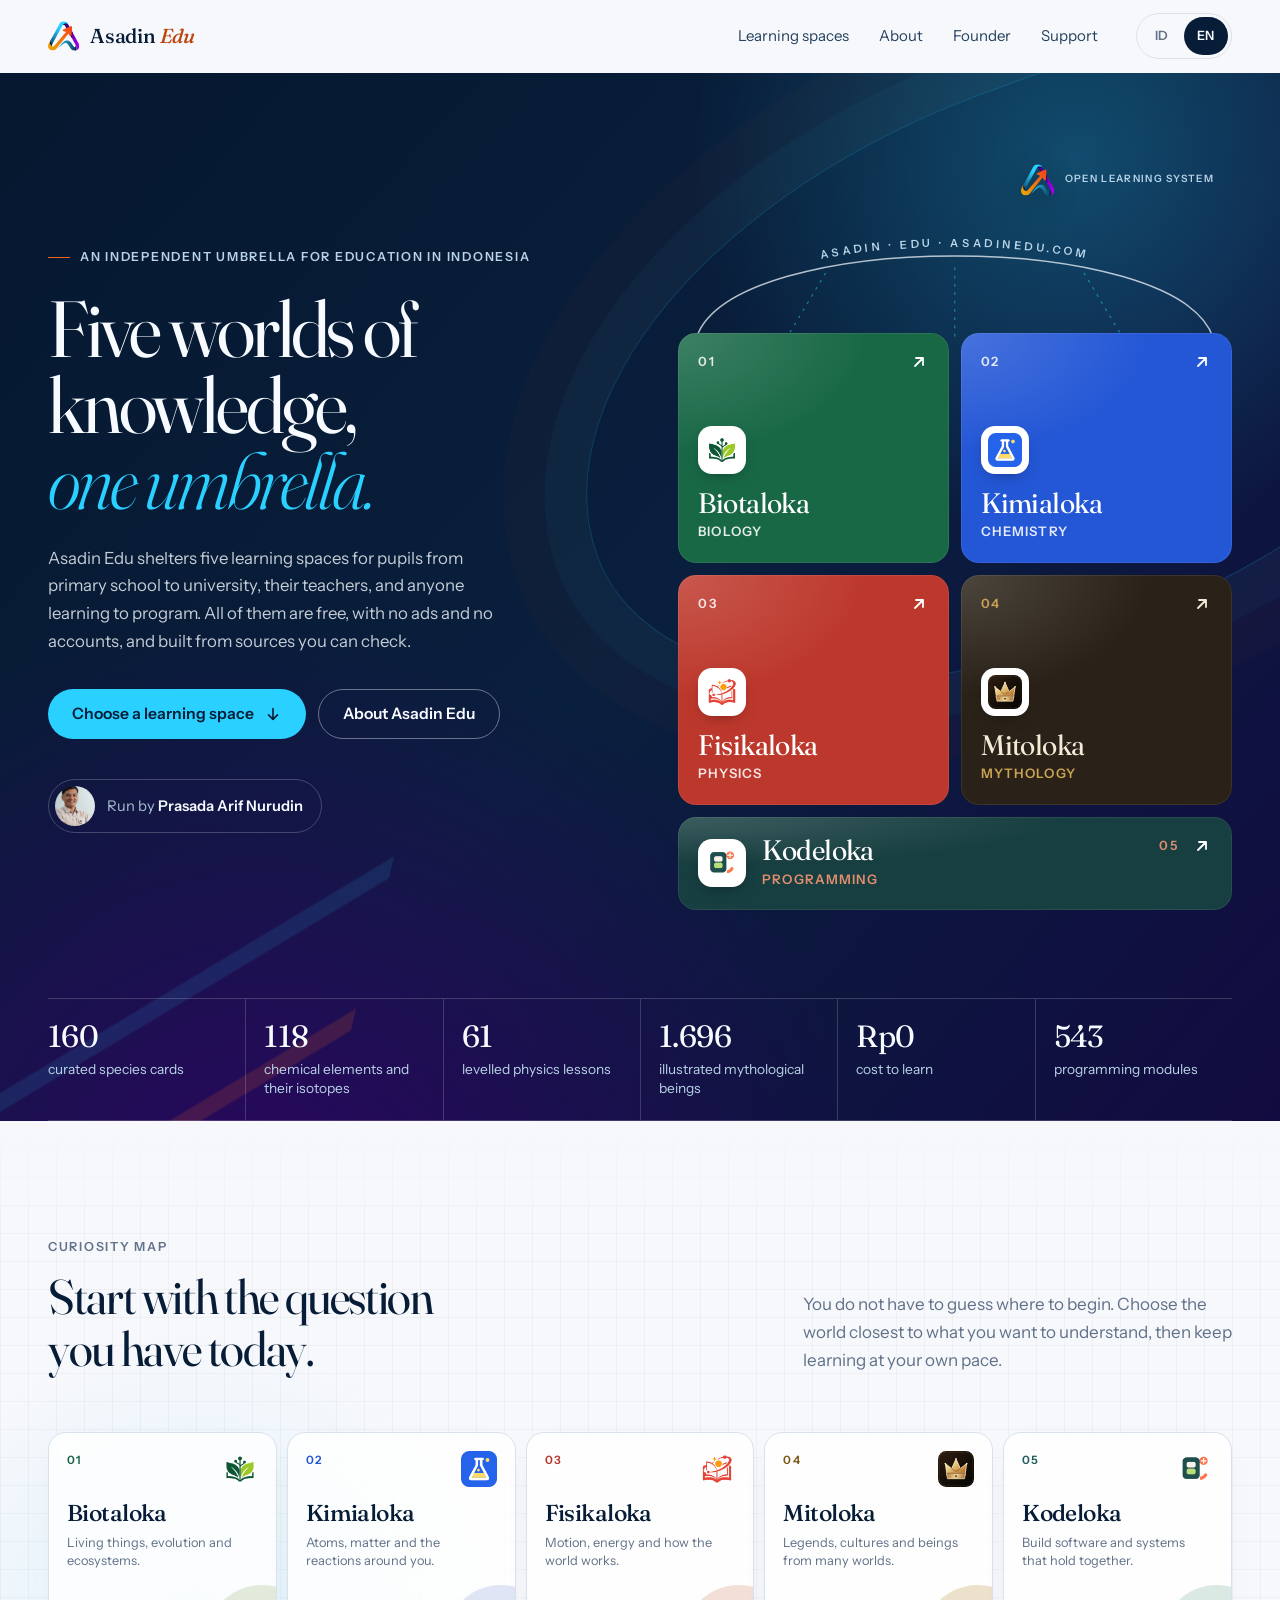
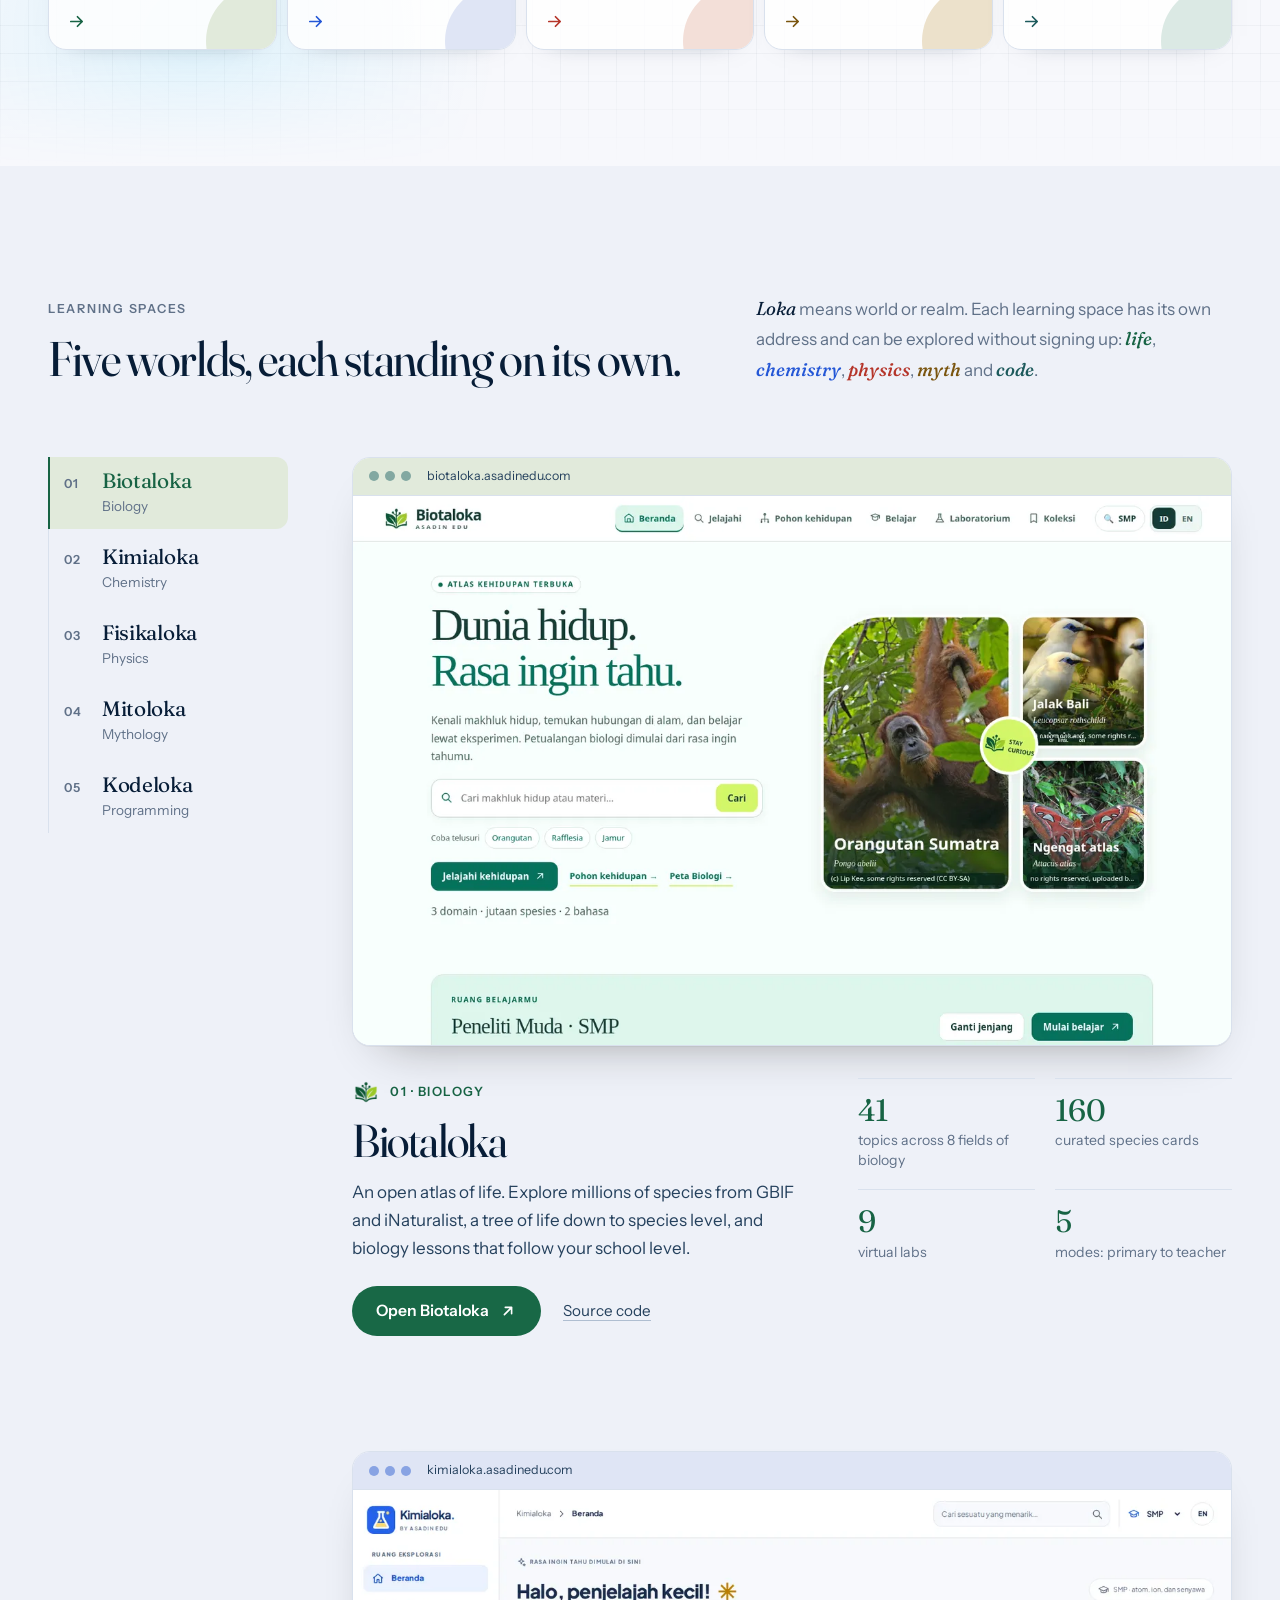
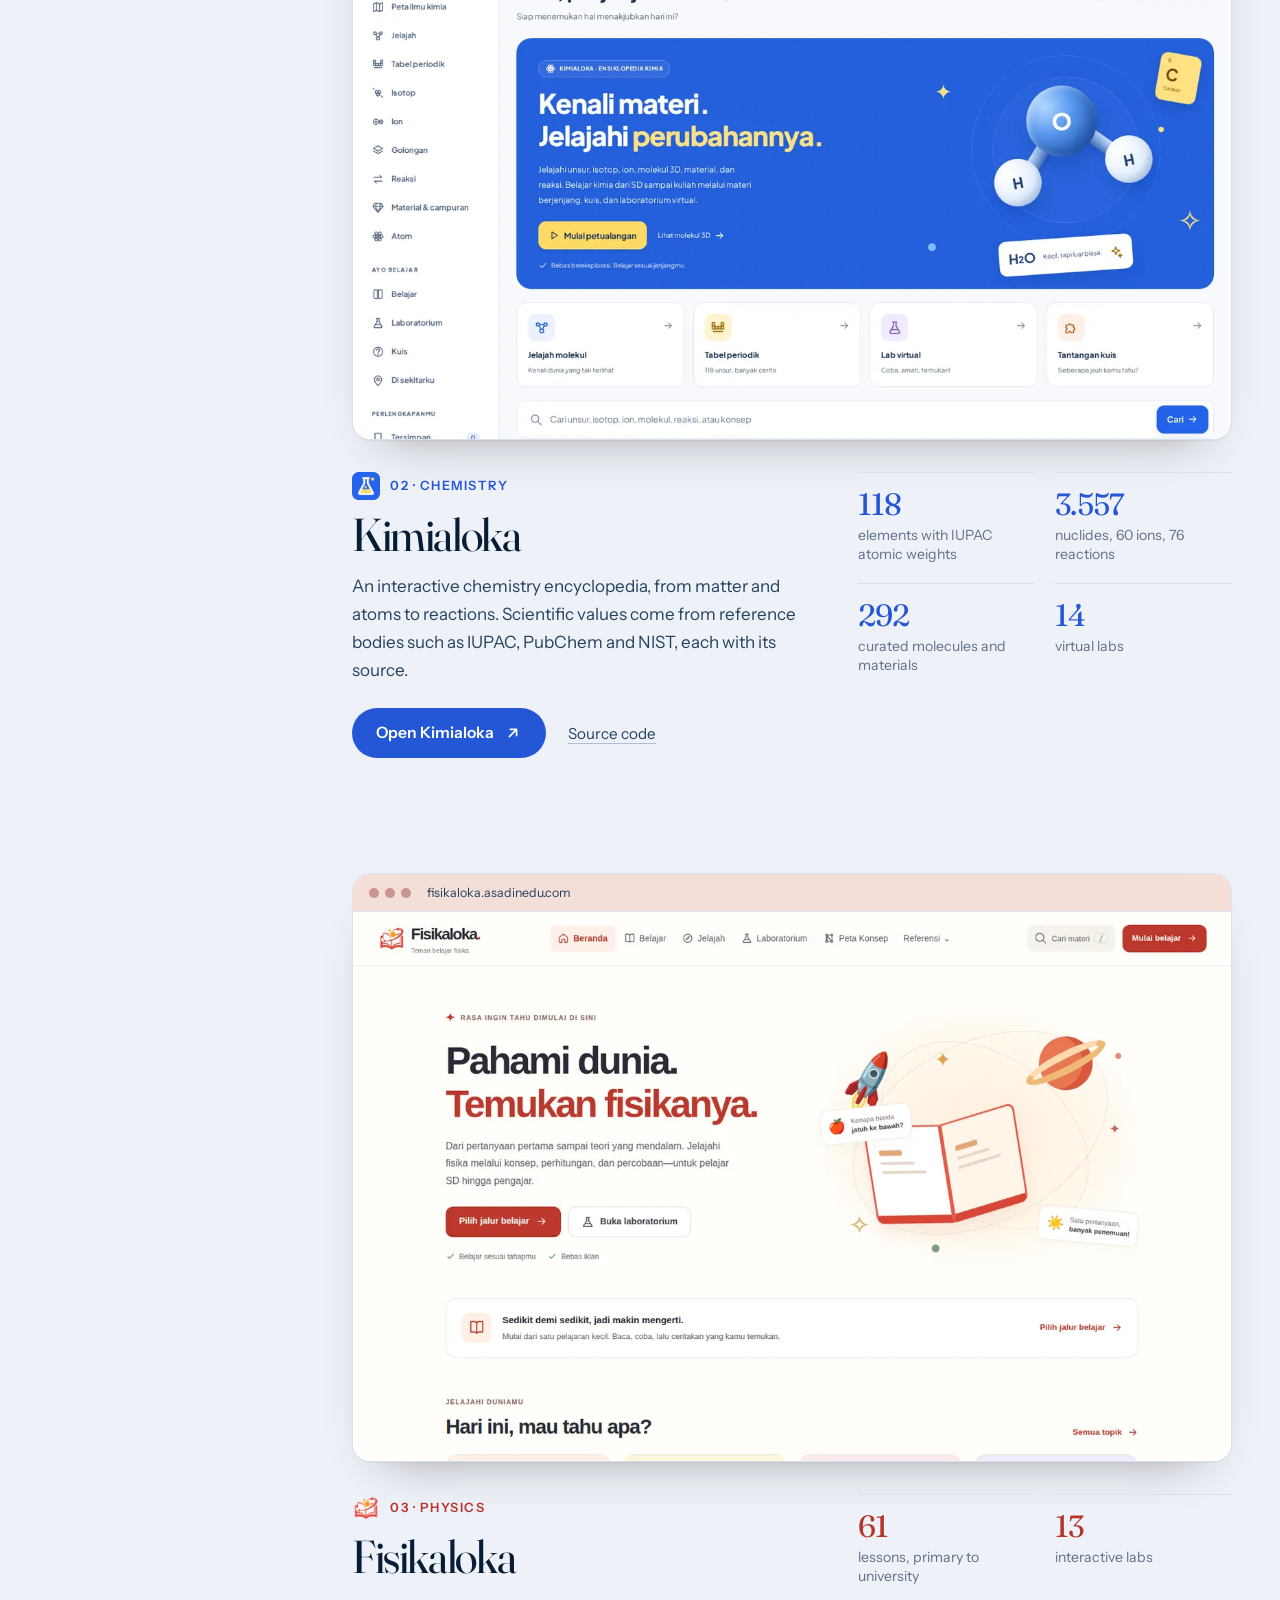
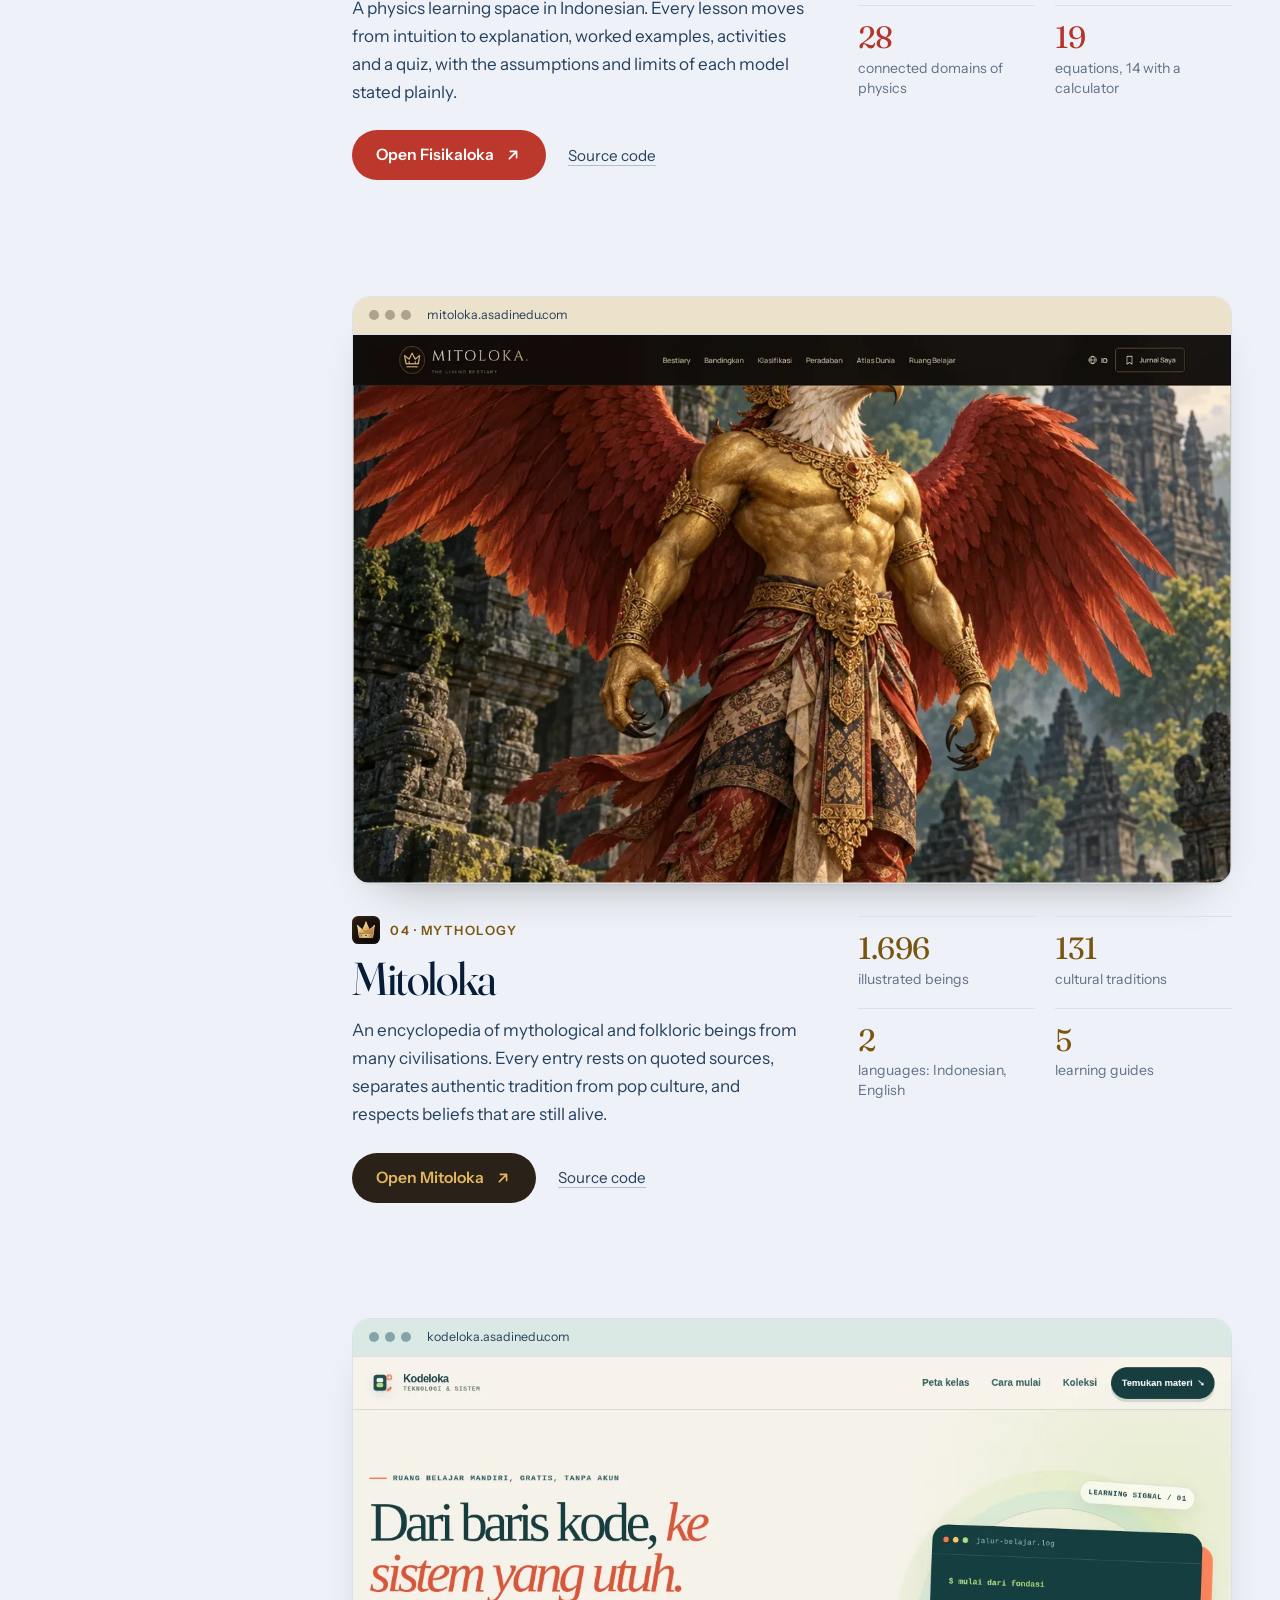
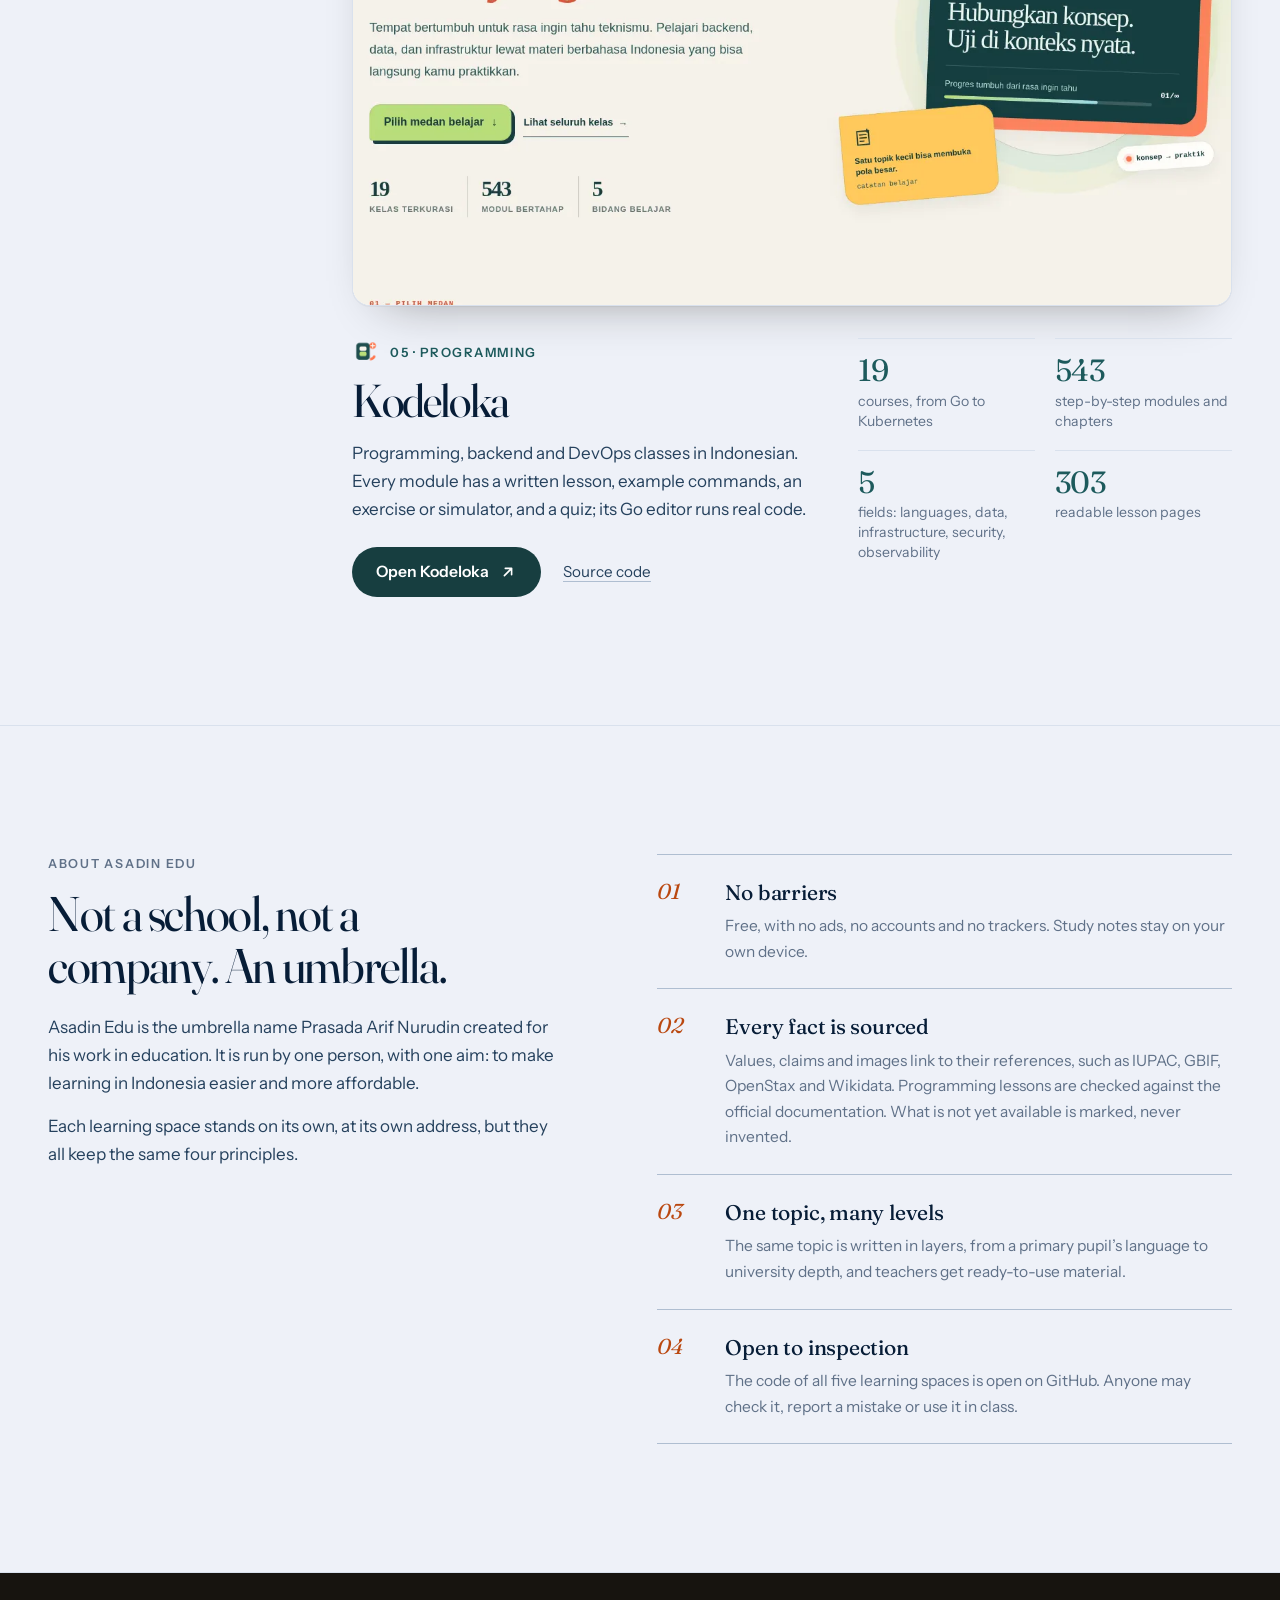
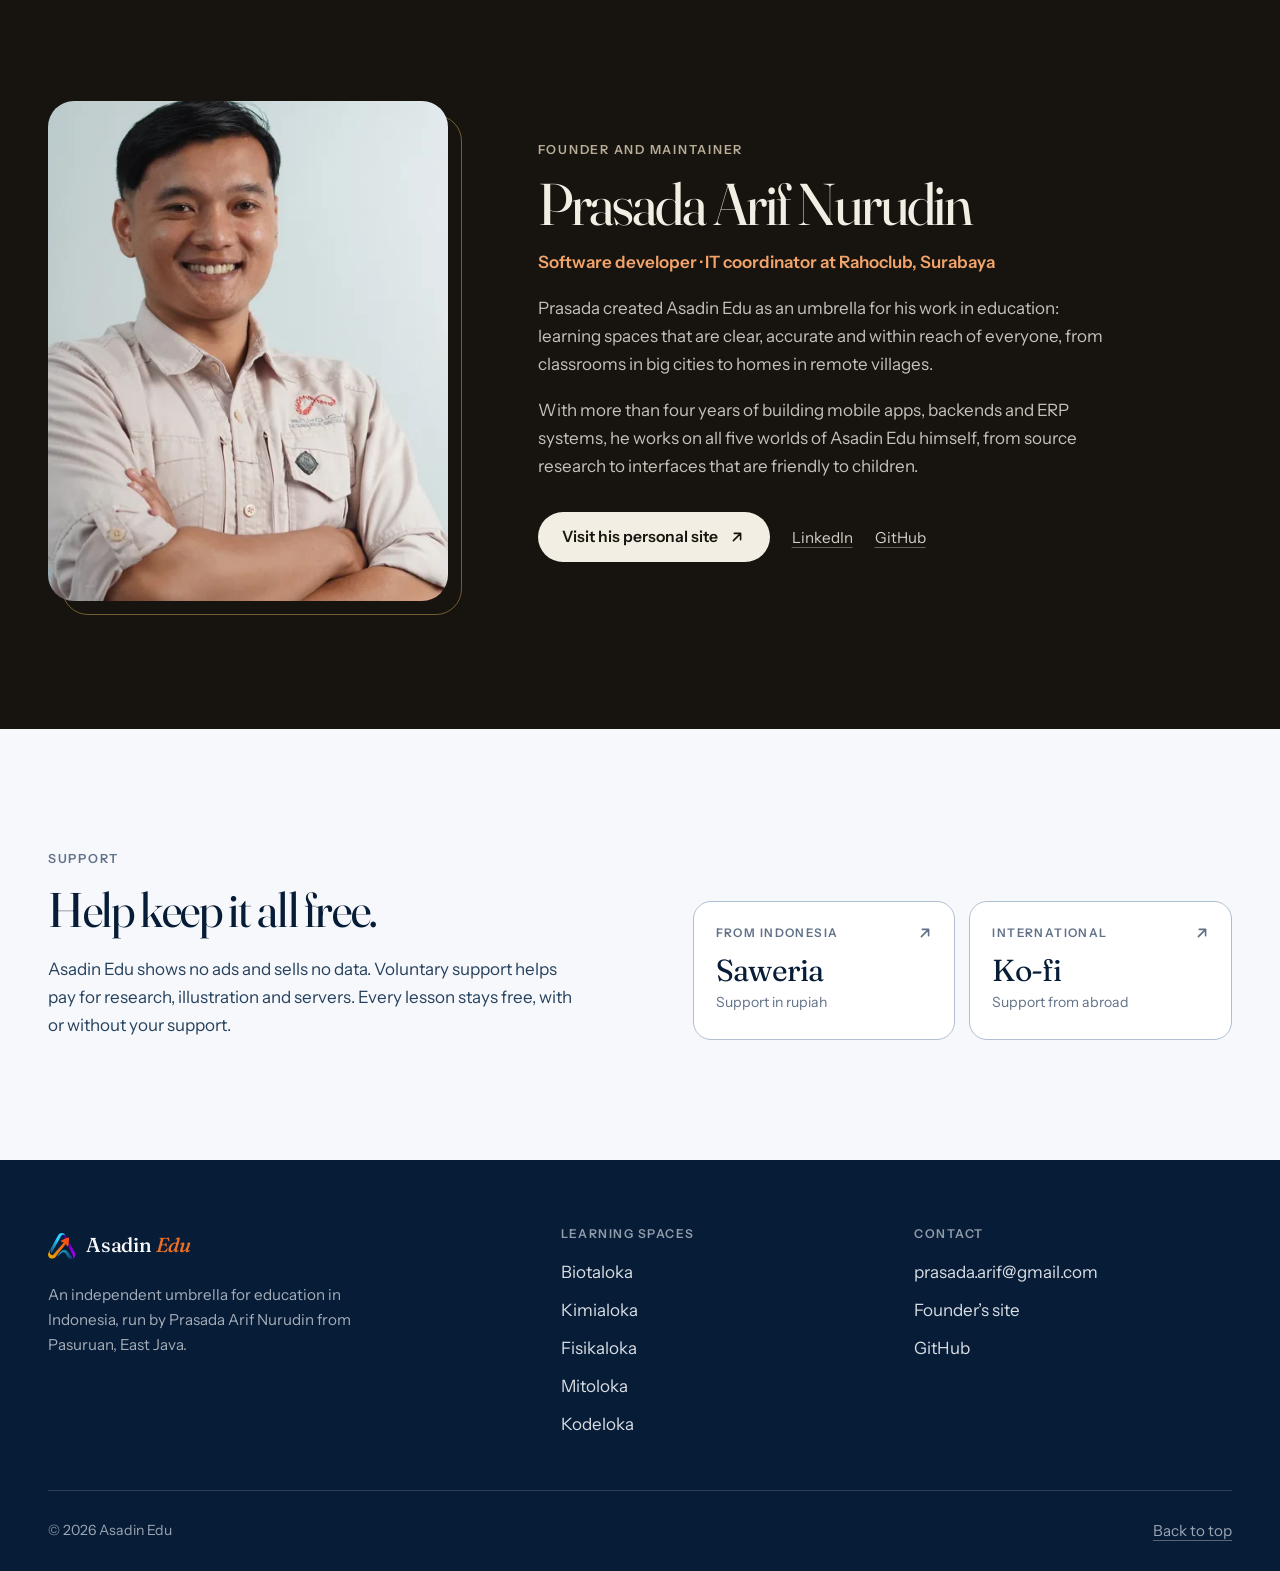
<file: index.html>
<!doctype html>
<html lang="id">
<head>
  <meta charset="utf-8">
  <meta name="viewport" content="width=device-width, initial-scale=1, viewport-fit=cover">
  <title>Asadin Edu — Lima dunia ilmu, satu payung</title>
  <meta name="description" content="Asadin Edu adalah payung independen untuk pendidikan Indonesia yang dijalankan Prasada Arif Nurudin. Di bawahnya ada Biotaloka, Kimialoka, Fisikaloka, Mitoloka, dan Kodeloka: ruang belajar biologi, kimia, fisika, mitologi, dan pemrograman, dari SD sampai kuliah, gratis, tanpa iklan, tanpa akun.">
  <link rel="canonical" href="https://asadinedu.com/">
  <meta name="theme-color" content="#f3eee3" media="(prefers-color-scheme: light)">
  <meta name="theme-color" content="#14120e" media="(prefers-color-scheme: dark)">
  <meta property="og:type" content="website">
  <meta property="og:site_name" content="Asadin Edu">
  <meta property="og:title" content="Asadin Edu — Lima dunia ilmu, satu payung">
  <meta property="og:description" content="Payung independen untuk pendidikan Indonesia: Biotaloka, Kimialoka, Fisikaloka, Mitoloka, dan Kodeloka. Gratis, tanpa iklan, tanpa akun.">
  <meta property="og:url" content="https://asadinedu.com/">
  <meta property="og:image" content="https://asadinedu.com/assets/img/og.png">
  <meta property="og:image:width" content="1200">
  <meta property="og:image:height" content="630">
  <meta name="twitter:card" content="summary_large_image">
  <link rel="icon" href="/assets/logos/asadin.svg" type="image/svg+xml">
  <link rel="apple-touch-icon" href="/assets/img/apple-touch-icon.png">
  <link rel="preload" href="/assets/fonts/fraunces.woff2" as="font" type="font/woff2" crossorigin>
  <link rel="preload" href="/assets/fonts/instrument-sans.woff2" as="font" type="font/woff2" crossorigin>
  <link rel="stylesheet" href="/styles.css">
  <script type="application/ld+json">
  {
    "@context": "https://schema.org",
    "@graph": [
      {
        "@type": "Organization",
        "@id": "https://asadinedu.com/#organization",
        "name": "Asadin Edu",
        "url": "https://asadinedu.com/",
        "logo": "https://asadinedu.com/assets/logos/asadin.svg",
        "description": "Payung independen untuk pendidikan Indonesia, dijalankan oleh Prasada Arif Nurudin.",
        "founder": {
          "@type": "Person",
          "name": "Prasada Arif Nurudin",
          "url": "https://asadin-personal-info.pages.dev/"
        },
        "sameAs": [
          "https://github.com/asaddin02"
        ]
      },
      {
        "@type": "WebSite",
        "@id": "https://asadinedu.com/#website",
        "name": "Asadin Edu",
        "url": "https://asadinedu.com/",
        "inLanguage": [
          "id",
          "en"
        ],
        "publisher": {
          "@id": "https://asadinedu.com/#organization"
        }
      },
      {
        "@type": "ItemList",
        "name": "Ruang belajar Asadin Edu",
        "itemListElement": [
          {
            "@type": "ListItem",
            "position": 1,
            "item": {
              "@type": "WebSite",
              "name": "Biotaloka",
              "url": "https://biotaloka.asadinedu.com/",
              "description": "Atlas kehidupan: spesies, pohon kehidupan, dan materi biologi.",
              "inLanguage": "id",
              "publisher": {
                "@id": "https://asadinedu.com/#organization"
              }
            }
          },
          {
            "@type": "ListItem",
            "position": 2,
            "item": {
              "@type": "WebSite",
              "name": "Kimialoka",
              "url": "https://kimialoka.asadinedu.com/",
              "description": "Ensiklopedia kimia interaktif: unsur, isotop, ion, molekul, reaksi.",
              "inLanguage": "id",
              "publisher": {
                "@id": "https://asadinedu.com/#organization"
              }
            }
          },
          {
            "@type": "ListItem",
            "position": 3,
            "item": {
              "@type": "WebSite",
              "name": "Fisikaloka",
              "url": "https://fisikaloka.asadinedu.com/",
              "description": "Ruang belajar fisika berjenjang dengan laboratorium interaktif.",
              "inLanguage": "id",
              "publisher": {
                "@id": "https://asadinedu.com/#organization"
              }
            }
          },
          {
            "@type": "ListItem",
            "position": 4,
            "item": {
              "@type": "WebSite",
              "name": "Mitoloka",
              "url": "https://mitoloka.asadinedu.com/",
              "description": "Ensiklopedia makhluk mitologi dan folklor dunia yang bersumber.",
              "inLanguage": "id",
              "publisher": {
                "@id": "https://asadinedu.com/#organization"
              }
            }
          },
          {
            "@type": "ListItem",
            "position": 5,
            "item": {
              "@type": "WebSite",
              "name": "Kodeloka",
              "url": "https://kodeloka.asadinedu.com/",
              "description": "Kelas pemrograman, backend, dan DevOps berbahasa Indonesia.",
              "inLanguage": "id",
              "publisher": {
                "@id": "https://asadinedu.com/#organization"
              }
            }
          }
        ]
      }
    ]
  }
  </script>
  <script src="/app.js"></script>
</head>
<body>
  <a class="skip" href="#main" data-i18n="skip">Langsung ke isi</a>

  <header class="masthead" data-masthead>
    <div class="wrap masthead__row">
      <a class="brand" href="/" aria-label="Asadin Edu, beranda" data-i18n-aria="brand.aria">
        <img src="/assets/logos/asadin.svg" alt="" width="32" height="32">
        <span class="brand__name">Asadin <em>Edu</em></span>
      </a>
      <nav class="nav" aria-label="Navigasi utama" data-nav data-i18n-aria="nav.aria">
        <a href="#ruang" data-i18n="nav.worlds">Ruang belajar</a>
        <a href="#tentang" data-i18n="nav.about">Tentang</a>
        <a href="#pendiri" data-i18n="nav.founder">Pendiri</a>
        <a href="#dukung" data-i18n="nav.support">Dukung</a>
      </nav>
      <div class="masthead__tools">
        <div class="lang" role="group" aria-label="Bahasa / Language">
          <button type="button" data-lang="id" aria-pressed="true">ID</button>
          <button type="button" data-lang="en" aria-pressed="false">EN</button>
        </div>
        <button class="menu-btn" type="button" aria-expanded="false" aria-controls="mobile-menu" data-menu-btn>
          <span class="menu-btn__bars" aria-hidden="true"></span>
          <span class="visually-hidden" data-i18n="nav.menu">Menu</span>
        </button>
      </div>
    </div>
    <nav class="mobile-menu" id="mobile-menu" hidden data-mobile-menu aria-label="Menu">
      <a href="#ruang" data-i18n="nav.worlds">Ruang belajar</a>
      <a href="#tentang" data-i18n="nav.about">Tentang</a>
      <a href="#pendiri" data-i18n="nav.founder">Pendiri</a>
      <a href="#dukung" data-i18n="nav.support">Dukung</a>
    </nav>
  </header>

  <main id="main">

    <!-- ============ HERO ============ -->
    <section class="hero" aria-labelledby="hero-title">
      <div class="wrap hero__grid">
        <div class="hero__copy">
          <p class="eyebrow" data-i18n="hero.eyebrow">Payung independen untuk pendidikan Indonesia</p>
          <h1 id="hero-title" class="hero__title">
            <span data-i18n="hero.t1">Lima dunia ilmu,</span>
            <em data-i18n="hero.t2">satu payung.</em>
          </h1>
          <p class="hero__lede" data-i18n="hero.lede">Asadin Edu menaungi lima ruang belajar untuk pelajar SD sampai mahasiswa, guru, dan siapa pun yang belajar pemrograman. Semuanya gratis, tanpa iklan, tanpa akun, dan disusun dari sumber yang bisa diperiksa.</p>
          <div class="hero__actions">
            <a class="btn btn--ink" href="#ruang"><span data-i18n="hero.cta">Pilih ruang belajar</span><svg viewBox="0 0 20 20" aria-hidden="true"><path d="M10 4v12m0 0-5-5m5 5 5-5"/></svg></a>
            <a class="btn btn--line" href="#tentang" data-i18n="hero.cta2">Tentang Asadin Edu</a>
          </div>
          <a class="byline" href="#pendiri">
            <img src="/assets/img/founder-480.webp" alt="" width="44" height="44">
            <span><span class="byline__label" data-i18n="hero.by">Dijalankan oleh</span> <strong>Prasada Arif Nurudin</strong></span>
          </a>
        </div>

        <div class="canopy">
          <div class="canopy__signature" aria-hidden="true">
            <img src="/assets/logos/asadin.svg" alt="" width="72" height="72">
            <span>OPEN LEARNING SYSTEM</span>
          </div>
          <svg class="canopy__arc" viewBox="0 0 600 150" aria-hidden="true" focusable="false">
            <path id="arc-path" d="M20 148 C 60 30, 540 30, 580 148" fill="none"/>
            <path class="canopy__line" d="M20 148 C 60 30, 540 30, 580 148" fill="none"/>
            <path class="canopy__rib" d="M300 72 L300 148 M160 78 L118 148 M440 78 L482 148" fill="none"/>
            <text class="canopy__text"><textPath href="#arc-path" startOffset="50%" text-anchor="middle">ASADIN · EDU · ASADINEDU.COM</textPath></text>
          </svg>
          <ul class="tiles" aria-label="Lima ruang belajar" data-i18n-aria="tiles.aria">
            <li><a class="tile tile--bio" href="https://biotaloka.asadinedu.com/">
              <span class="tile__top"><span class="tile__no">01</span><svg class="tile__arrow" viewBox="0 0 20 20" aria-hidden="true"><path d="M6 14 14 6m0 0H7m7 0v7"/></svg></span>
              <span class="tile__logo"><img src="/assets/logos/biotaloka.png" alt="" width="40" height="40"></span>
              <span class="tile__name">Biotaloka</span>
              <span class="tile__field" data-i18n="bio.field">Biologi</span>
            </a></li>
            <li><a class="tile tile--chem" href="https://kimialoka.asadinedu.com/">
              <span class="tile__top"><span class="tile__no">02</span><svg class="tile__arrow" viewBox="0 0 20 20" aria-hidden="true"><path d="M6 14 14 6m0 0H7m7 0v7"/></svg></span>
              <span class="tile__logo"><img src="/assets/logos/kimialoka.png" alt="" width="40" height="40"></span>
              <span class="tile__name">Kimialoka</span>
              <span class="tile__field" data-i18n="chem.field">Kimia</span>
            </a></li>
            <li><a class="tile tile--phys" href="https://fisikaloka.asadinedu.com/">
              <span class="tile__top"><span class="tile__no">03</span><svg class="tile__arrow" viewBox="0 0 20 20" aria-hidden="true"><path d="M6 14 14 6m0 0H7m7 0v7"/></svg></span>
              <span class="tile__logo"><img src="/assets/logos/fisikaloka.png" alt="" width="40" height="40"></span>
              <span class="tile__name">Fisikaloka</span>
              <span class="tile__field" data-i18n="phys.field">Fisika</span>
            </a></li>
            <li><a class="tile tile--myth" href="https://mitoloka.asadinedu.com/">
              <span class="tile__top"><span class="tile__no">04</span><svg class="tile__arrow" viewBox="0 0 20 20" aria-hidden="true"><path d="M6 14 14 6m0 0H7m7 0v7"/></svg></span>
              <span class="tile__logo"><img src="/assets/logos/mitoloka-crown.svg" alt="" width="40" height="40"></span>
              <span class="tile__name">Mitoloka</span>
              <span class="tile__field" data-i18n="myth.field">Mitologi</span>
            </a></li>
            <li class="tile-slot--featured"><a class="tile tile--code tile--featured" href="https://kodeloka.asadinedu.com/">
              <span class="tile__top"><span class="tile__no">05</span><svg class="tile__arrow" viewBox="0 0 20 20" aria-hidden="true"><path d="M6 14 14 6m0 0H7m7 0v7"/></svg></span>
              <span class="tile__logo"><img src="/assets/logos/kodeloka.png" alt="" width="40" height="40"></span>
              <span class="tile__name">Kodeloka</span>
              <span class="tile__field" data-i18n="code.field">Pemrograman</span>
            </a></li>
          </ul>
        </div>
      </div>

      <div class="wrap">
        <dl class="ribbon">
          <div><dt>160</dt><dd data-i18n="rb.1">kartu spesies kurasi</dd></div>
          <div><dt>118</dt><dd data-i18n="rb.2">unsur kimia dan isotopnya</dd></div>
          <div><dt>61</dt><dd data-i18n="rb.3">pelajaran fisika berjenjang</dd></div>
          <div><dt>1.696</dt><dd data-i18n="rb.4">makhluk mitologi bergambar</dd></div>
          <div><dt>Rp0</dt><dd data-i18n="rb.5">biaya untuk belajar</dd></div>
          <div><dt>543</dt><dd data-i18n="rb.6">modul pemrograman</dd></div>
        </dl>
      </div>
    </section>

    <!-- ============ ORIENTATION ============ -->
    <section class="orientation" aria-labelledby="orientation-title">
      <div class="wrap">
        <header class="orientation__head">
          <div>
            <p class="kicker" data-i18n="or.kicker">Peta rasa ingin tahu</p>
            <h2 id="orientation-title" class="h2" data-i18n="or.title">Mulai dari pertanyaan yang kamu punya hari ini.</h2>
          </div>
          <p class="orientation__text" data-i18n="or.text">Tak perlu menebak harus mulai dari mana. Pilih dunia yang paling dekat dengan hal yang ingin kamu pahami, lalu lanjutkan dengan ritmemu sendiri.</p>
        </header>
        <ol class="orientation__routes">
          <li><a class="orientation__route orientation__route--bio" href="https://biotaloka.asadinedu.com/"><span class="orientation__number">01</span><img src="/assets/logos/biotaloka.png" alt="" width="36" height="36"><span><strong>Biotaloka</strong><small data-i18n="or.bio">Makhluk hidup, evolusi, dan ekosistem.</small></span><svg viewBox="0 0 20 20" aria-hidden="true"><path d="M4 10h12m-5-5 5 5-5 5"/></svg></a></li>
          <li><a class="orientation__route orientation__route--chem" href="https://kimialoka.asadinedu.com/"><span class="orientation__number">02</span><img src="/assets/logos/kimialoka.png" alt="" width="36" height="36"><span><strong>Kimialoka</strong><small data-i18n="or.chem">Atom, materi, dan reaksi di sekitarmu.</small></span><svg viewBox="0 0 20 20" aria-hidden="true"><path d="M4 10h12m-5-5 5 5-5 5"/></svg></a></li>
          <li><a class="orientation__route orientation__route--phys" href="https://fisikaloka.asadinedu.com/"><span class="orientation__number">03</span><img src="/assets/logos/fisikaloka.png" alt="" width="36" height="36"><span><strong>Fisikaloka</strong><small data-i18n="or.phys">Gerak, energi, dan cara dunia bekerja.</small></span><svg viewBox="0 0 20 20" aria-hidden="true"><path d="M4 10h12m-5-5 5 5-5 5"/></svg></a></li>
          <li><a class="orientation__route orientation__route--myth" href="https://mitoloka.asadinedu.com/"><span class="orientation__number">04</span><img src="/assets/logos/mitoloka-crown.svg" alt="" width="36" height="36"><span><strong>Mitoloka</strong><small data-i18n="or.myth">Legenda, budaya, dan makhluk dari banyak dunia.</small></span><svg viewBox="0 0 20 20" aria-hidden="true"><path d="M4 10h12m-5-5 5 5-5 5"/></svg></a></li>
          <li><a class="orientation__route orientation__route--code" href="https://kodeloka.asadinedu.com/"><span class="orientation__number">05</span><img src="/assets/logos/kodeloka.png" alt="" width="36" height="36"><span><strong>Kodeloka</strong><small data-i18n="or.code">Bangun perangkat lunak dan sistem yang utuh.</small></span><svg viewBox="0 0 20 20" aria-hidden="true"><path d="M4 10h12m-5-5 5 5-5 5"/></svg></a></li>
        </ol>
      </div>
    </section>

    <!-- ============ WORLDS ============ -->
    <section class="worlds" id="ruang" aria-labelledby="worlds-title">
      <div class="wrap">
        <header class="worlds__head">
          <div>
            <p class="kicker" data-i18n="worlds.kicker">Ruang belajar</p>
            <h2 id="worlds-title" class="h2" data-i18n="worlds.title">Lima dunia, masing-masing berdiri sendiri.</h2>
          </div>
          <p class="worlds__note" data-i18n-html="worlds.note"><em>Loka</em> berarti dunia atau alam. Setiap ruang belajar punya alamatnya sendiri dan bisa dijelajahi tanpa daftar: <b class="t-bio">biota</b>, <b class="t-chem">kimia</b>, <b class="t-phys">fisika</b>, <b class="t-myth">mitos</b>, dan <b class="t-code">kode</b>.</p>
        </header>

        <div class="showcase">
          <nav class="showcase__index" aria-label="Daftar ruang belajar" data-i18n-aria="worlds.index">
            <ol>
              <li><a href="#bio" data-tone="bio" data-spy="bio"><span class="si__no">01</span><span class="si__name">Biotaloka</span><span class="si__field" data-i18n="bio.field">Biologi</span></a></li>
              <li><a href="#chem" data-tone="chem" data-spy="chem"><span class="si__no">02</span><span class="si__name">Kimialoka</span><span class="si__field" data-i18n="chem.field">Kimia</span></a></li>
              <li><a href="#phys" data-tone="phys" data-spy="phys"><span class="si__no">03</span><span class="si__name">Fisikaloka</span><span class="si__field" data-i18n="phys.field">Fisika</span></a></li>
              <li><a href="#myth" data-tone="myth" data-spy="myth"><span class="si__no">04</span><span class="si__name">Mitoloka</span><span class="si__field" data-i18n="myth.field">Mitologi</span></a></li>
              <li><a href="#code" data-tone="code" data-spy="code"><span class="si__no">05</span><span class="si__name">Kodeloka</span><span class="si__field" data-i18n="code.field">Pemrograman</span></a></li>
            </ol>
          </nav>

          <div class="showcase__panels">
            <article class="panel" id="bio" data-tone="bio" aria-labelledby="bio-title">
              <a class="shot" href="https://biotaloka.asadinedu.com/" tabindex="-1" aria-hidden="true">
                <span class="shot__bar"><i></i><i></i><i></i><span>biotaloka.asadinedu.com</span></span>
                <img loading="lazy" decoding="async" src="/assets/img/shot-biotaloka-1280.webp" srcset="/assets/img/shot-biotaloka-640.webp 640w, /assets/img/shot-biotaloka-1280.webp 1280w" sizes="(min-width: 1000px) 820px, 100vw" alt="" width="1280" height="800">
              </a>
              <div class="panel__body">
                <p class="panel__meta"><img src="/assets/logos/biotaloka.png" alt="" width="28" height="28"><span>01 · <span data-i18n="bio.field">Biologi</span></span></p>
                <h3 id="bio-title" class="panel__title">Biotaloka</h3>
                <p class="panel__lede" data-i18n="bio.lede">Atlas kehidupan yang terbuka. Jelajahi jutaan spesies dari GBIF dan iNaturalist, pohon kehidupan sampai tingkat spesies, dan materi biologi yang mengikuti jenjangmu.</p>
                <dl class="facts">
                  <div><dt>41</dt><dd data-i18n="bio.f1">topik dalam 8 bidang biologi</dd></div>
                  <div><dt>160</dt><dd data-i18n="bio.f2">kartu spesies kurasi</dd></div>
                  <div><dt>9</dt><dd data-i18n="bio.f3">simulasi laboratorium</dd></div>
                  <div><dt>5</dt><dd data-i18n="bio.f4">mode: SD sampai guru</dd></div>
                </dl>
                <div class="panel__actions">
                  <a class="btn btn--tone" href="https://biotaloka.asadinedu.com/"><span data-i18n="bio.cta">Buka Biotaloka</span><svg viewBox="0 0 20 20" aria-hidden="true"><path d="M6 14 14 6m0 0H7m7 0v7"/></svg></a>
                  <a class="link" href="https://github.com/asaddin02/asadin-edu-biotaloka" data-i18n="code">Kode sumber</a>
                </div>
              </div>
            </article>

            <article class="panel" id="chem" data-tone="chem" aria-labelledby="chem-title">
              <a class="shot" href="https://kimialoka.asadinedu.com/" tabindex="-1" aria-hidden="true">
                <span class="shot__bar"><i></i><i></i><i></i><span>kimialoka.asadinedu.com</span></span>
                <img loading="lazy" decoding="async" src="/assets/img/shot-kimialoka-1280.webp" srcset="/assets/img/shot-kimialoka-640.webp 640w, /assets/img/shot-kimialoka-1280.webp 1280w" sizes="(min-width: 1000px) 820px, 100vw" alt="" width="1280" height="800">
              </a>
              <div class="panel__body">
                <p class="panel__meta"><img src="/assets/logos/kimialoka.png" alt="" width="28" height="28"><span>02 · <span data-i18n="chem.field">Kimia</span></span></p>
                <h3 id="chem-title" class="panel__title">Kimialoka</h3>
                <p class="panel__lede" data-i18n="chem.lede">Ensiklopedia kimia interaktif, dari materi dan atom sampai reaksi. Nilai ilmiahnya diambil dari lembaga rujukan seperti IUPAC, PubChem, dan NIST, lengkap dengan sumbernya.</p>
                <dl class="facts">
                  <div><dt>118</dt><dd data-i18n="chem.f1">unsur dengan berat atom IUPAC</dd></div>
                  <div><dt>3.557</dt><dd data-i18n="chem.f2">nuklida, 60 ion, 76 reaksi</dd></div>
                  <div><dt>292</dt><dd data-i18n="chem.f3">molekul dan material kurasi</dd></div>
                  <div><dt>14</dt><dd data-i18n="chem.f4">laboratorium virtual</dd></div>
                </dl>
                <div class="panel__actions">
                  <a class="btn btn--tone" href="https://kimialoka.asadinedu.com/"><span data-i18n="chem.cta">Buka Kimialoka</span><svg viewBox="0 0 20 20" aria-hidden="true"><path d="M6 14 14 6m0 0H7m7 0v7"/></svg></a>
                  <a class="link" href="https://github.com/asaddin02/asadin-edu-kimialoka" data-i18n="code">Kode sumber</a>
                </div>
              </div>
            </article>

            <article class="panel" id="phys" data-tone="phys" aria-labelledby="phys-title">
              <a class="shot" href="https://fisikaloka.asadinedu.com/" tabindex="-1" aria-hidden="true">
                <span class="shot__bar"><i></i><i></i><i></i><span>fisikaloka.asadinedu.com</span></span>
                <img loading="lazy" decoding="async" src="/assets/img/shot-fisikaloka-1280.webp" srcset="/assets/img/shot-fisikaloka-640.webp 640w, /assets/img/shot-fisikaloka-1280.webp 1280w" sizes="(min-width: 1000px) 820px, 100vw" alt="" width="1280" height="800">
              </a>
              <div class="panel__body">
                <p class="panel__meta"><img src="/assets/logos/fisikaloka.png" alt="" width="28" height="28"><span>03 · <span data-i18n="phys.field">Fisika</span></span></p>
                <h3 id="phys-title" class="panel__title">Fisikaloka</h3>
                <p class="panel__lede" data-i18n="phys.lede">Ruang belajar fisika berbahasa Indonesia. Setiap pelajaran bergerak dari intuisi ke penjelasan, contoh terurai, aktivitas, dan kuis, dengan asumsi dan batas model yang ditulis terang.</p>
                <dl class="facts">
                  <div><dt>61</dt><dd data-i18n="phys.f1">pelajaran, SD sampai universitas</dd></div>
                  <div><dt>13</dt><dd data-i18n="phys.f2">laboratorium interaktif</dd></div>
                  <div><dt>28</dt><dd data-i18n="phys.f3">domain fisika yang terhubung</dd></div>
                  <div><dt>19</dt><dd data-i18n="phys.f4">persamaan, 14 berkalkulator</dd></div>
                </dl>
                <div class="panel__actions">
                  <a class="btn btn--tone" href="https://fisikaloka.asadinedu.com/"><span data-i18n="phys.cta">Buka Fisikaloka</span><svg viewBox="0 0 20 20" aria-hidden="true"><path d="M6 14 14 6m0 0H7m7 0v7"/></svg></a>
                  <a class="link" href="https://github.com/asaddin02/asadin-edu-fisikaloka" data-i18n="code">Kode sumber</a>
                </div>
              </div>
            </article>

            <article class="panel" id="myth" data-tone="myth" aria-labelledby="myth-title">
              <a class="shot" href="https://mitoloka.asadinedu.com/" tabindex="-1" aria-hidden="true">
                <span class="shot__bar"><i></i><i></i><i></i><span>mitoloka.asadinedu.com</span></span>
                <img loading="lazy" decoding="async" src="/assets/img/shot-mitoloka-1280.webp" srcset="/assets/img/shot-mitoloka-640.webp 640w, /assets/img/shot-mitoloka-1280.webp 1280w" sizes="(min-width: 1000px) 820px, 100vw" alt="" width="1280" height="800">
              </a>
              <div class="panel__body">
                <p class="panel__meta"><img src="/assets/logos/mitoloka-crown.svg" alt="" width="28" height="28"><span>04 · <span data-i18n="myth.field">Mitologi</span></span></p>
                <h3 id="myth-title" class="panel__title">Mitoloka</h3>
                <p class="panel__lede" data-i18n="myth.lede">Ensiklopedia makhluk mitologi dan folklor dari berbagai peradaban. Setiap entri bersandar pada kutipan sumber, membedakan tradisi asli dari budaya populer, dan menghormati keyakinan yang masih hidup.</p>
                <dl class="facts">
                  <div><dt>1.696</dt><dd data-i18n="myth.f1">makhluk dengan ilustrasi</dd></div>
                  <div><dt>131</dt><dd data-i18n="myth.f2">tradisi budaya</dd></div>
                  <div><dt>2</dt><dd data-i18n="myth.f3">bahasa: Indonesia, English</dd></div>
                  <div><dt>5</dt><dd data-i18n="myth.f4">panduan belajar</dd></div>
                </dl>
                <div class="panel__actions">
                  <a class="btn btn--tone" href="https://mitoloka.asadinedu.com/"><span data-i18n="myth.cta">Buka Mitoloka</span><svg viewBox="0 0 20 20" aria-hidden="true"><path d="M6 14 14 6m0 0H7m7 0v7"/></svg></a>
                  <a class="link" href="https://github.com/asaddin02/asadin-edu-mitoloka" data-i18n="code">Kode sumber</a>
                </div>
              </div>
            </article>

            <article class="panel" id="code" data-tone="code" aria-labelledby="code-title">
              <a class="shot" href="https://kodeloka.asadinedu.com/" tabindex="-1" aria-hidden="true">
                <span class="shot__bar"><i></i><i></i><i></i><span>kodeloka.asadinedu.com</span></span>
                <img loading="lazy" decoding="async" src="/assets/img/shot-kodeloka-1280.webp" srcset="/assets/img/shot-kodeloka-640.webp 640w, /assets/img/shot-kodeloka-1280.webp 1280w" sizes="(min-width: 1000px) 820px, 100vw" alt="" width="1280" height="800">
              </a>
              <div class="panel__body">
                <p class="panel__meta"><img src="/assets/logos/kodeloka.png" alt="" width="28" height="28"><span>05 · <span data-i18n="code.field">Pemrograman</span></span></p>
                <h3 id="code-title" class="panel__title">Kodeloka</h3>
                <p class="panel__lede" data-i18n="code.lede">Kelas pemrograman, backend, dan DevOps dalam bahasa Indonesia. Setiap modul punya materi tertulis, contoh perintah, latihan atau simulator, dan kuis; editor Golang-nya menjalankan kode sungguhan.</p>
                <dl class="facts">
                  <div><dt>19</dt><dd data-i18n="code.f1">kelas, dari Golang sampai Kubernetes</dd></div>
                  <div><dt>543</dt><dd data-i18n="code.f2">modul dan bab bertahap</dd></div>
                  <div><dt>5</dt><dd data-i18n="code.f3">bidang: bahasa, data, infrastruktur, keamanan, observabilitas</dd></div>
                  <div><dt>303</dt><dd data-i18n="code.f4">halaman materi yang bisa dibaca</dd></div>
                </dl>
                <div class="panel__actions">
                  <a class="btn btn--tone" href="https://kodeloka.asadinedu.com/"><span data-i18n="code.cta">Buka Kodeloka</span><svg viewBox="0 0 20 20" aria-hidden="true"><path d="M6 14 14 6m0 0H7m7 0v7"/></svg></a>
                  <a class="link" href="https://github.com/asaddin02/asadin-edu-kodeloka" data-i18n="code">Kode sumber</a>
                </div>
              </div>
            </article>
          </div>
        </div>
      </div>
    </section>

    <!-- ============ ABOUT ============ -->
    <section class="about" id="tentang" aria-labelledby="about-title">
      <div class="wrap about__grid">
        <div class="about__intro">
          <p class="kicker" data-i18n="ab.kicker">Tentang Asadin Edu</p>
          <h2 id="about-title" class="h2" data-i18n="ab.title">Bukan sekolah, bukan perusahaan. Sebuah payung.</h2>
          <p class="about__text" data-i18n="ab.p1">Asadin Edu adalah nama payung yang dibuat Prasada Arif Nurudin untuk menaungi karya-karyanya di bidang pendidikan. Semuanya dijalankan oleh satu orang, dengan satu tujuan: membuat belajar di Indonesia lebih mudah dan terjangkau.</p>
          <p class="about__text" data-i18n="ab.p2">Setiap ruang belajar berdiri sendiri, dengan alamatnya sendiri, tetapi memegang empat prinsip yang sama.</p>
        </div>
        <ol class="rules">
          <li>
            <span class="rules__no">01</span>
            <div><h3 data-i18n="pr.1.t">Tanpa penghalang</h3><p data-i18n="pr.1.p">Gratis, tanpa iklan, tanpa akun, dan tanpa pelacak. Catatan belajar tersimpan di perangkatmu sendiri.</p></div>
          </li>
          <li>
            <span class="rules__no">02</span>
            <div><h3 data-i18n="pr.2.t">Setiap fakta bersumber</h3><p data-i18n="pr.2.p">Nilai, klaim, dan gambar ditautkan ke rujukannya, seperti IUPAC, GBIF, OpenStax, dan Wikidata. Materi pemrograman diperiksa terhadap dokumentasi resmi. Yang belum tersedia ditandai, tidak dikarang.</p></div>
          </li>
          <li>
            <span class="rules__no">03</span>
            <div><h3 data-i18n="pr.3.t">Satu materi, banyak jenjang</h3><p data-i18n="pr.3.p">Topik yang sama ditulis berlapis, dari bahasa anak SD sampai kedalaman kuliah, dan guru mendapat bahan siap pakai.</p></div>
          </li>
          <li>
            <span class="rules__no">04</span>
            <div><h3 data-i18n="pr.4.t">Terbuka untuk diperiksa</h3><p data-i18n="pr.4.p">Kode kelima ruang belajar terbuka di GitHub. Siapa pun boleh memeriksa, melaporkan kesalahan, atau memakainya di kelas.</p></div>
          </li>
        </ol>
      </div>
    </section>

    <!-- ============ FOUNDER ============ -->
    <section class="founder" id="pendiri" aria-labelledby="founder-title">
      <div class="wrap founder__grid">
        <figure class="founder__photo">
          <img loading="lazy" decoding="async" src="/assets/img/founder-960.webp" srcset="/assets/img/founder-480.webp 480w, /assets/img/founder-960.webp 960w" sizes="(min-width: 900px) 400px, 80vw" alt="Prasada Arif Nurudin, pendiri dan pengelola Asadin Edu" data-i18n-alt="f.alt" width="960" height="1200">
        </figure>
        <div class="founder__text">
          <p class="kicker" data-i18n="f.kicker">Pendiri dan pengelola</p>
          <h2 id="founder-title" class="founder__name">Prasada Arif Nurudin</h2>
          <p class="founder__role" data-i18n="f.role">Software developer · Koordinator TI di Rahoclub, Surabaya</p>
          <p class="founder__body" data-i18n="f.p1">Prasada membuat Asadin Edu sebagai payung untuk karya pendidikannya: ruang belajar yang jernih, akurat, dan bisa dijangkau siapa saja, dari ruang kelas di kota besar sampai rumah di pelosok.</p>
          <p class="founder__body" data-i18n="f.p2">Dengan pengalaman lebih dari empat tahun membangun aplikasi seluler, backend, dan sistem ERP, ia mengerjakan sendiri kelima dunia Asadin Edu, dari riset sumber sampai antarmuka yang ramah untuk anak.</p>
          <div class="founder__links">
            <a class="btn btn--paper" href="https://asadin-personal-info.pages.dev/"><span data-i18n="f.site">Kunjungi situs pribadinya</span><svg viewBox="0 0 20 20" aria-hidden="true"><path d="M6 14 14 6m0 0H7m7 0v7"/></svg></a>
            <a class="link link--light" href="https://www.linkedin.com/in/prasada-arif-nurudin">LinkedIn</a>
            <a class="link link--light" href="https://github.com/asaddin02">GitHub</a>
          </div>
        </div>
      </div>
    </section>

    <!-- ============ SUPPORT ============ -->
    <section class="support" id="dukung" aria-labelledby="support-title">
      <div class="wrap support__grid">
        <div>
          <p class="kicker" data-i18n="s.kicker">Dukung</p>
          <h2 id="support-title" class="h2" data-i18n="s.title">Bantu agar semuanya tetap gratis.</h2>
          <p class="support__text" data-i18n="s.text">Asadin Edu tidak memasang iklan dan tidak menjual data. Dukungan sukarela membantu biaya riset, ilustrasi, dan server. Semua materi tetap gratis, dengan atau tanpa dukunganmu.</p>
        </div>
        <div class="support__actions">
          <a class="support__card" href="https://saweria.co/asadin02">
            <span class="support__label" data-i18n="s.local">Dari Indonesia</span>
            <span class="support__name">Saweria</span>
            <span class="support__hint" data-i18n="s.local.hint">Dukungan dalam rupiah</span>
            <svg viewBox="0 0 20 20" aria-hidden="true"><path d="M6 14 14 6m0 0H7m7 0v7"/></svg>
          </a>
          <a class="support__card" href="https://ko-fi.com/asadin02">
            <span class="support__label" data-i18n="s.intl">Internasional</span>
            <span class="support__name">Ko-fi</span>
            <span class="support__hint" data-i18n="s.intl.hint">Dukungan dari luar negeri</span>
            <svg viewBox="0 0 20 20" aria-hidden="true"><path d="M6 14 14 6m0 0H7m7 0v7"/></svg>
          </a>
        </div>
      </div>
    </section>
  </main>

  <footer class="footer">
    <div class="wrap footer__grid">
      <div class="footer__brand">
        <a class="brand" href="/"><img src="/assets/logos/asadin.svg" alt="" width="28" height="28"><span class="brand__name">Asadin <em>Edu</em></span></a>
        <p data-i18n="ft.about">Payung independen untuk pendidikan Indonesia, dijalankan oleh Prasada Arif Nurudin dari Pasuruan, Jawa Timur.</p>
      </div>
      <nav class="footer__col" aria-label="Ruang belajar" data-i18n-aria="nav.worlds">
        <p class="footer__head" data-i18n="nav.worlds">Ruang belajar</p>
        <a href="https://biotaloka.asadinedu.com/">Biotaloka</a>
        <a href="https://kimialoka.asadinedu.com/">Kimialoka</a>
        <a href="https://fisikaloka.asadinedu.com/">Fisikaloka</a>
        <a href="https://mitoloka.asadinedu.com/">Mitoloka</a>
        <a href="https://kodeloka.asadinedu.com/">Kodeloka</a>
      </nav>
      <nav class="footer__col" aria-label="Kontak" data-i18n-aria="ft.contact">
        <p class="footer__head" data-i18n="ft.contact">Kontak</p>
        <a href="mailto:prasada.arif@gmail.com">prasada.arif@gmail.com</a>
        <a href="https://asadin-personal-info.pages.dev/" data-i18n="ft.founder">Situs pendiri</a>
        <a href="https://github.com/asaddin02">GitHub</a>
      </nav>
    </div>
    <div class="wrap">
      <div class="footer__base">
        <p>© <span data-year>2026</span> Asadin Edu</p>
        <a href="#main" class="link link--light" data-i18n="ft.top">Kembali ke atas</a>
      </div>
    </div>
  </footer>
</body>
</html>
</file>
<file: styles.css>
/* Asadin Edu — a connected learning system, built around the Asadin A mark. */

@font-face {
  font-family: "Fraunces";
  src: url("/assets/fonts/fraunces.woff2") format("woff2");
  font-weight: 300 700;
  font-style: normal;
  font-display: swap;
}
@font-face {
  font-family: "Fraunces";
  src: url("/assets/fonts/fraunces-italic.woff2") format("woff2");
  font-weight: 300 600;
  font-style: italic;
  font-display: swap;
}
@font-face {
  font-family: "Instrument Sans";
  src: url("/assets/fonts/instrument-sans.woff2") format("woff2");
  font-weight: 400 600;
  font-style: normal;
  font-display: swap;
}

/* ---------- Tokens ---------- */
:root {
  --paper: #f7f8fc;
  --paper-2: #eef1f8;
  --card: #ffffff;
  --ink: #071d37;
  --ink-2: #25415d;
  --muted: #607188;
  --rule: #d9e1ed;
  --rule-strong: #afbed1;
  --accent: #ee6e22;
  --accent-text: #ba4810;
  --asadin-navy: #071d37;
  --asadin-violet: #310066;
  --asadin-cyan: #2ad0ff;
  --asadin-orange: #f2621b;

  /* Solid world colours stay the same in both themes (tiles and buttons). */
  --bio-solid: #186846;
  --chem-solid: #2457d6;
  --phys-solid: #bd382c;
  --myth-solid: #2a2218;
  --myth-gold: #e2b65c;
  --code-solid: #173e40;
  --code-coral: #ff9a76;

  /* World colours used as text on the page background. */
  --bio-text: #176344;
  --chem-text: #2457d6;
  --phys-text: #b5352a;
  --myth-text: #7a550f;
  --code-text: #1d5a5c;
  --bio-soft: #e1eadb;
  --chem-soft: #dfe5f5;
  --phys-soft: #f3dfd8;
  --myth-soft: #ece1cb;
  --code-soft: #dbe9e4;

  --serif: "Fraunces", "Iowan Old Style", "Palatino Linotype", Georgia, serif;
  --sans: "Instrument Sans", system-ui, -apple-system, "Segoe UI", Roboto, sans-serif;

  --wrap: 1200px;
  --gutter: clamp(20px, 4vw, 48px);
  --radius: 18px;
  --ease: cubic-bezier(0.22, 0.61, 0.36, 1);
  --shadow: 0 1px 0 rgba(23, 20, 15, 0.04), 0 24px 48px -32px rgba(23, 20, 15, 0.45);
  color-scheme: light;
}

@media (prefers-color-scheme: dark) {
  :root {
    --paper: #071221;
    --paper-2: #0c1a2d;
    --card: #10223a;
    --ink: #f4f8ff;
    --ink-2: #cfdeee;
    --muted: #a4b5c9;
    --rule: #213952;
    --rule-strong: #38516d;
    --accent: #ff8a44;
    --accent-text: #ffad73;
    --bio-text: #6fe0ac;
    --chem-text: #94b5ff;
    --phys-text: #ff9b87;
    --myth-text: #f4c96e;
    --code-text: #8de2d8;
    --bio-soft: #102d27;
    --chem-soft: #152845;
    --phys-soft: #38201d;
    --myth-soft: #302614;
    --code-soft: #102c31;
    --shadow: 0 24px 48px -30px rgba(0, 0, 0, 0.8);
    color-scheme: dark;
  }
}

[data-tone="bio"] { --tone-text: var(--bio-text); --tone-solid: var(--bio-solid); --tone-soft: var(--bio-soft); --tone-on: #fff; }
[data-tone="chem"] { --tone-text: var(--chem-text); --tone-solid: var(--chem-solid); --tone-soft: var(--chem-soft); --tone-on: #fff; }
[data-tone="phys"] { --tone-text: var(--phys-text); --tone-solid: var(--phys-solid); --tone-soft: var(--phys-soft); --tone-on: #fff; }
[data-tone="myth"] { --tone-text: var(--myth-text); --tone-solid: var(--myth-solid); --tone-soft: var(--myth-soft); --tone-on: var(--myth-gold); }
[data-tone="code"] { --tone-text: var(--code-text); --tone-solid: var(--code-solid); --tone-soft: var(--code-soft); --tone-on: #fff; }

/* ---------- Base ---------- */
*, *::before, *::after { box-sizing: border-box; }
html { -webkit-text-size-adjust: 100%; scroll-behavior: smooth; scroll-padding-top: 84px; }
@media (prefers-reduced-motion: reduce) { html { scroll-behavior: auto; } }
body {
  margin: 0; background: var(--paper); color: var(--ink);
  font: 400 1.0625rem/1.65 var(--sans);
  text-rendering: optimizeLegibility; -webkit-font-smoothing: antialiased;
  overflow-x: hidden;
}
img { display: block; max-width: 100%; height: auto; }
a { color: inherit; }
h1, h2, h3, p, dl, dd, ol, ul, figure { margin: 0; }
ol, ul { padding: 0; list-style: none; }
button { font: inherit; color: inherit; }
:focus-visible { outline: 2px solid var(--accent); outline-offset: 3px; border-radius: 6px; }

.wrap { width: 100%; max-width: calc(var(--wrap) + var(--gutter) * 2); margin-inline: auto; padding-inline: var(--gutter); }
.visually-hidden { position: absolute !important; width: 1px; height: 1px; overflow: hidden; clip: rect(0 0 0 0); white-space: nowrap; }
.skip {
  position: fixed; left: 16px; top: -80px; z-index: 100;
  background: var(--ink); color: var(--paper); padding: 10px 16px; border-radius: 10px; text-decoration: none;
  transition: top 0.2s var(--ease);
}
.skip:focus { top: 16px; }

/* ---------- Type helpers ---------- */
.eyebrow, .kicker {
  font-size: 0.78rem; font-weight: 600; letter-spacing: 0.14em; text-transform: uppercase; color: var(--muted);
}
.eyebrow { display: inline-flex; align-items: center; gap: 10px; }
.eyebrow::before { content: ""; width: 22px; height: 1.5px; background: var(--accent); flex-shrink: 0; }
.h2 {
  font: 400 clamp(2rem, 3.8vw, 3.1rem)/1.06 var(--serif);
  letter-spacing: -0.028em; font-variation-settings: "opsz" 120;
  margin-top: 14px; text-wrap: balance;
}
.link {
  font-size: 0.95rem; color: var(--ink-2);
  text-decoration: underline; text-decoration-color: var(--rule-strong);
  text-underline-offset: 4px; text-decoration-thickness: 1px;
  transition: color 0.2s, text-decoration-color 0.2s;
  min-height: 44px; display: inline-flex; align-items: center;
}
.link:hover { color: var(--ink); text-decoration-color: currentColor; }

/* ---------- Buttons ---------- */
.btn {
  display: inline-flex; align-items: center; gap: 10px;
  min-height: 50px; padding: 0 24px; border-radius: 999px;
  text-decoration: none; font-size: 0.98rem; font-weight: 600; white-space: nowrap;
  transition: transform 0.25s var(--ease), box-shadow 0.25s var(--ease), background-color 0.25s, border-color 0.25s;
}
.btn svg, .tile__arrow, .support__card svg {
  width: 18px; height: 18px; fill: none; stroke: currentColor; stroke-width: 1.8;
  stroke-linecap: round; stroke-linejoin: round; flex-shrink: 0;
  transition: transform 0.25s var(--ease);
}
.btn:hover { transform: translateY(-1px); }
.btn:hover svg { transform: translate(2px, -2px); }
.btn[href^="#"]:hover svg { transform: translateY(3px); }
.btn--ink { background: var(--ink); color: var(--paper); }
.btn--ink:hover { box-shadow: 0 12px 26px -14px rgba(23, 20, 15, 0.7); }
.btn--line { border: 1px solid var(--rule-strong); }
.btn--line:hover { border-color: var(--ink); }
.btn--tone { background: var(--tone-solid); color: var(--tone-on); }
.btn--tone:hover { box-shadow: 0 12px 26px -14px var(--tone-solid); }
.btn--paper { background: #f3eee3; color: #17140f; }

/* ---------- Masthead ---------- */
.masthead {
  position: sticky; top: 0; z-index: 50;
  background: color-mix(in srgb, var(--paper) 95%, transparent);
  backdrop-filter: saturate(1.4) blur(14px); -webkit-backdrop-filter: saturate(1.4) blur(14px);
  border-bottom: 1px solid transparent;
  transition: border-color 0.3s var(--ease);
}
.masthead.is-scrolled { border-bottom-color: var(--rule); }
.masthead__row { display: flex; align-items: center; gap: 24px; min-height: 72px; }
.brand { display: inline-flex; align-items: center; gap: 10px; text-decoration: none; flex-shrink: 0; min-height: 44px; }
.brand__name { font: 500 1.26rem/1 var(--serif); letter-spacing: -0.01em; }
.brand__name em { font-style: italic; color: var(--accent-text); }
.nav { display: flex; gap: 2px; margin-left: auto; }
.nav a {
  position: relative; padding: 10px 14px; border-radius: 999px;
  font-size: 0.94rem; color: var(--ink-2); text-decoration: none;
  transition: background-color 0.2s, color 0.2s;
}
.nav a:hover { background: var(--paper-2); color: var(--ink); }
.nav a[aria-current="true"] { color: var(--ink); background: var(--paper-2); }
.masthead__tools { display: flex; align-items: center; gap: 10px; }
.lang { display: inline-flex; padding: 3px; border: 1px solid var(--rule); border-radius: 999px; }
.lang button {
  border: 0; background: none; cursor: pointer;
  min-width: 44px; min-height: 38px; padding: 0 10px; border-radius: 999px;
  font-size: 0.8rem; font-weight: 600; letter-spacing: 0.06em; color: var(--muted);
  transition: background-color 0.2s, color 0.2s;
}
.lang button[aria-pressed="true"] { background: var(--ink); color: var(--paper); }
.menu-btn {
  display: none; width: 44px; height: 44px; border-radius: 999px; place-items: center;
  border: 1px solid var(--rule); background: none; cursor: pointer;
}
.menu-btn__bars, .menu-btn__bars::before, .menu-btn__bars::after {
  display: block; width: 18px; height: 1.5px; background: var(--ink);
  transition: transform 0.25s var(--ease), background-color 0.2s;
}
.menu-btn__bars { position: relative; }
.menu-btn__bars::before, .menu-btn__bars::after { content: ""; position: absolute; left: 0; }
.menu-btn__bars::before { top: -6px; }
.menu-btn__bars::after { top: 6px; }
.menu-btn[aria-expanded="true"] .menu-btn__bars { background: transparent; }
.menu-btn[aria-expanded="true"] .menu-btn__bars::before { transform: translateY(6px) rotate(45deg); }
.menu-btn[aria-expanded="true"] .menu-btn__bars::after { transform: translateY(-6px) rotate(-45deg); }
.mobile-menu { display: grid; border-top: 1px solid var(--rule); padding: 6px var(--gutter) 18px; }
.mobile-menu[hidden] { display: none; }
.mobile-menu a { padding: 14px 0; border-bottom: 1px solid var(--rule); font: 400 1.45rem/1.2 var(--serif); text-decoration: none; }
@media (max-width: 860px) {
  .nav { display: none; }
  .menu-btn { display: grid; }
  .masthead__tools { margin-left: auto; }
  .masthead__row { gap: 12px; }
}
@media (max-width: 360px) {
  .brand__name { font-size: 1.1rem; }
  .brand img { width: 28px; height: 28px; }
  .masthead__tools { gap: 6px; }
  .lang button { min-width: 40px; padding: 0 8px; }
}

/* ---------- Hero ---------- */
.hero {
  position: relative; isolation: isolate; overflow: clip;
  padding: clamp(52px, 7vw, 104px) 0 0;
  color: #f7fbff;
  background:
    radial-gradient(circle at 84% 8%, rgba(42, 208, 255, 0.25), transparent 24rem),
    radial-gradient(circle at 20% 110%, rgba(49, 0, 102, 0.85), transparent 38rem),
    linear-gradient(132deg, #061830 0%, #091f3d 52%, #120b41 100%);
}
.hero::before, .hero::after {
  position: absolute; content: ""; pointer-events: none; z-index: -1;
}
.hero::before {
  width: min(80vw, 940px); aspect-ratio: 1 / .58; right: -17%; top: 2%;
  border: 1px solid rgba(42, 208, 255, 0.19); border-radius: 58% 42% 50% 46%;
  transform: rotate(-20deg); box-shadow: 0 0 0 42px rgba(42, 208, 255, 0.035), 0 0 0 84px rgba(242, 98, 27, 0.025);
}
.hero::after {
  width: 42vw; height: 115%; left: -18vw; bottom: -62%;
  background: linear-gradient(135deg, transparent 43%, rgba(42, 208, 255, 0.11) 43.2% 44.3%, transparent 44.5% 52%, rgba(242, 98, 27, 0.16) 52.2% 53.3%, transparent 53.5%);
  transform: rotate(14deg);
}
.hero__grid {
  display: grid; grid-template-columns: minmax(0, 1fr) minmax(0, 1fr);
  gap: clamp(40px, 6vw, 96px); align-items: center;
}
.hero__title {
  margin-top: 22px;
  font: 380 clamp(2.9rem, 6.2vw, 5.6rem)/0.96 var(--serif);
  letter-spacing: -0.04em; font-variation-settings: "opsz" 144;
}
.hero__title span, .hero__title em { display: block; }
.hero__title em { font-style: italic; font-weight: 300; color: var(--asadin-cyan); }
.hero__lede { margin-top: 26px; max-width: 42ch; font-size: clamp(1.05rem, 1.3vw, 1.18rem); color: rgba(247, 251, 255, 0.79); }
.hero .eyebrow { color: #b8d4e6; }
.hero .eyebrow::before { background: var(--asadin-orange); }
.hero .btn--ink { color: var(--asadin-navy); background: var(--asadin-cyan); }
.hero .btn--ink:hover { box-shadow: 0 14px 34px -15px rgba(42, 208, 255, 0.8); }
.hero .btn--line { border-color: rgba(247, 251, 255, 0.4); color: #f7fbff; }
.hero .btn--line:hover { background: rgba(255, 255, 255, 0.1); border-color: #f7fbff; }
.hero__actions { display: flex; flex-wrap: wrap; gap: 12px; margin-top: 34px; }
.byline {
  display: inline-flex; align-items: center; gap: 12px; margin-top: 40px;
  padding: 6px 18px 6px 6px; border: 1px solid rgba(247, 251, 255, 0.22); border-radius: 999px;
  text-decoration: none; font-size: 0.92rem; color: rgba(247, 251, 255, 0.8);
  transition: border-color 0.2s, background-color 0.2s;
}
.byline:hover { border-color: rgba(247, 251, 255, 0.48); background: rgba(255, 255, 255, 0.09); }
.byline img { width: 40px; height: 40px; border-radius: 50%; object-fit: cover; object-position: 50% 18%; }
.byline__label { color: #a7bed2; }
.byline strong { font-weight: 600; color: #f7fbff; }

/* The umbrella: an arc over the world tiles. */
.canopy { position: relative; padding-top: 38px; }
.canopy__signature { position: absolute; z-index: 2; top: 0; right: 18px; display: inline-flex; align-items: center; gap: 10px; color: #b8d4e6; font-size: .63rem; font-weight: 600; letter-spacing: .13em; }
.canopy__signature img { width: 34px; height: 34px; filter: drop-shadow(0 6px 12px rgba(0, 0, 0, .28)); }
.canopy__arc { display: block; width: 100%; height: auto; margin-bottom: -6px; overflow: visible; }
.canopy__line { stroke: rgba(247, 251, 255, 0.72); stroke-width: 1.6; }
.canopy__rib { stroke: rgba(42, 208, 255, 0.55); stroke-width: 1.2; stroke-dasharray: 3 6; }
.canopy__text { font: 600 12px var(--sans); letter-spacing: 0.32em; fill: #b8d4e6; }
.canopy__arc text { transform: translateY(-10px); }

.tiles { display: grid; grid-template-columns: repeat(2, minmax(0, 1fr)); gap: 12px; }
.tile {
  position: relative; display: flex; flex-direction: column; height: 100%;
  min-height: clamp(170px, 18vw, 230px); padding: 18px 20px 20px;
  border-radius: var(--radius); text-decoration: none; color: #fff; overflow: hidden;
  background-image: radial-gradient(120% 90% at 0% 0%, rgba(255, 255, 255, 0.16), transparent 58%);
  box-shadow: inset 0 0 0 1px rgba(255, 255, 255, 0.08);
  transition: transform 0.35s var(--ease), box-shadow 0.35s var(--ease);
}
.tile--bio { background-color: var(--bio-solid); }
.tile--chem { background-color: var(--chem-solid); }
.tile--phys { background-color: var(--phys-solid); }
.tile--myth { background-color: var(--myth-solid); color: #f4ead6; }
.tile--myth .tile__field, .tile--myth .tile__no { color: var(--myth-gold); }
.tile--code { background-color: var(--code-solid); }
.tile--code .tile__field, .tile--code .tile__no { color: var(--code-coral); }
/* Featured is explicit, so the grid remains predictable when another learning space is added. */
.tiles > .tile-slot--featured { grid-column: 1 / -1; }
.tile--featured { min-height: 0; display: grid; grid-template-columns: auto 1fr auto; grid-template-areas: "logo name top" "logo field top"; column-gap: 16px; align-items: center; }
.tile--featured .tile__logo { grid-area: logo; margin-top: 0; }
.tile--featured .tile__name { grid-area: name; margin-top: 0; align-self: end; }
.tile--featured .tile__field { grid-area: field; align-self: start; }
.tile--featured .tile__top { grid-area: top; gap: 14px; align-self: start; }
.tile:hover { transform: translateY(-4px); box-shadow: 0 22px 40px -24px rgba(23, 20, 15, 0.7), inset 0 0 0 1px rgba(255, 255, 255, 0.12); }
.tile:hover .tile__arrow { transform: translate(3px, -3px); }
.tile__top { display: flex; justify-content: space-between; align-items: center; }
.tile__no { font-size: 0.8rem; font-weight: 600; letter-spacing: 0.1em; opacity: 0.85; }
.tile__arrow { width: 20px; height: 20px; }
.tile__logo {
  margin-top: auto; width: 48px; height: 48px; border-radius: 14px;
  display: grid; place-items: center; background: #fff;
  box-shadow: 0 6px 16px -8px rgba(0, 0, 0, 0.5);
}
.tile__logo img { width: 34px; height: 34px; object-fit: contain; }
.tile__name {
  margin-top: 14px; font: 420 clamp(1.4rem, 2.2vw, 1.9rem)/1.05 var(--serif);
  letter-spacing: -0.02em; font-variation-settings: "opsz" 72;
}
.tile__field { margin-top: 4px; font-size: 0.82rem; font-weight: 600; letter-spacing: 0.08em; text-transform: uppercase; opacity: 0.88; }

/* Facts ribbon */
.ribbon {
  display: grid; grid-template-columns: repeat(6, minmax(0, 1fr));
  margin-top: clamp(56px, 7vw, 88px); border-block: 1px solid rgba(247, 251, 255, 0.18);
}
.ribbon div { padding: 22px 18px 22px 0; }
.ribbon div + div { padding-left: 18px; border-left: 1px solid rgba(247, 251, 255, 0.18); }
.ribbon dt { font: 400 clamp(1.7rem, 2.4vw, 2.2rem)/1 var(--serif); letter-spacing: -0.02em; font-variant-numeric: lining-nums; }
.ribbon dd { margin-top: 8px; font-size: 0.86rem; line-height: 1.4; color: #b8d4e6; }

@media (max-width: 980px) {
  .hero__grid { grid-template-columns: 1fr; }
  .canopy { max-width: 620px; }
  .ribbon { grid-template-columns: repeat(3, minmax(0, 1fr)); }
  .ribbon div:nth-child(4) { padding-left: 0; border-left: 0; }
  .ribbon div:nth-child(n + 4) { border-top: 1px solid rgba(247, 251, 255, 0.18); }
}
@media (max-width: 520px) {
  .tile { min-height: 150px; padding: 14px 14px 16px; }
  .tile__logo { width: 40px; height: 40px; border-radius: 12px; }
  .tile__logo img { width: 28px; height: 28px; }
  .tile__field { font-size: 0.74rem; }
  .ribbon { grid-template-columns: repeat(2, minmax(0, 1fr)); }
  .ribbon div:nth-child(n) { padding: 18px 14px 18px 0; border-left: 0; border-top: 1px solid rgba(247, 251, 255, 0.18); }
  .ribbon div:nth-child(-n + 2) { border-top: 0; }
  .ribbon div:nth-child(even) { padding-left: 14px; border-left: 1px solid rgba(247, 251, 255, 0.18); }
}

/* ---------- Orientation ---------- */
.orientation { position: relative; padding-block: clamp(68px, 9vw, 116px); background: var(--paper); }
.orientation::before { content: ""; position: absolute; inset: 0; pointer-events: none; background-image: radial-gradient(circle at 15% 80%, rgba(42, 208, 255, .11), transparent 19rem), linear-gradient(rgba(7, 29, 55, .035) 1px, transparent 1px), linear-gradient(90deg, rgba(7, 29, 55, .035) 1px, transparent 1px); background-size: auto, 28px 28px, 28px 28px; mask-image: linear-gradient(to bottom, transparent, black 16%, black 84%, transparent); }
.orientation .wrap { position: relative; }
.orientation__head { display: grid; grid-template-columns: minmax(0, 1.12fr) minmax(260px, .7fr); gap: 28px 68px; align-items: end; }
.orientation__head .h2 { max-width: 18ch; }
.orientation__text { color: var(--muted); max-width: 44ch; }
.orientation__routes { display: grid; grid-template-columns: repeat(5, minmax(0, 1fr)); gap: 10px; margin-top: clamp(34px, 5vw, 58px); }
.orientation__route { position: relative; isolation: isolate; display: grid; grid-template-columns: auto 1fr; grid-template-rows: auto 1fr auto; gap: 14px 10px; min-height: 218px; padding: 18px; overflow: hidden; border: 1px solid var(--rule); border-radius: 18px; background: var(--card); background: color-mix(in srgb, var(--card) 84%, transparent); box-shadow: 0 10px 26px -24px rgba(7, 29, 55, .55); text-decoration: none; transition: transform .28s var(--ease), box-shadow .28s var(--ease), border-color .28s var(--ease); }
.orientation__route::after { content: ""; position: absolute; z-index: 0; width: 112px; height: 112px; right: -42px; bottom: -48px; border-radius: 50%; background: var(--route-soft); transition: transform .35s var(--ease); }
.orientation__route > * { position: relative; z-index: 1; }
.orientation__route:hover { transform: translateY(-5px); border-color: var(--route); box-shadow: 0 20px 34px -25px color-mix(in srgb, var(--route) 60%, transparent); }
.orientation__route:hover::after { transform: scale(1.35); }
.orientation__route:hover svg { transform: translateX(3px); }
.orientation__number { color: var(--route); font-size: .72rem; font-weight: 700; letter-spacing: .1em; }
.orientation__route img { width: 36px; height: 36px; object-fit: contain; justify-self: end; }
.orientation__route > span:nth-of-type(2) { grid-column: 1 / -1; }
.orientation__route strong { display: block; font: 500 clamp(1.24rem, 1.8vw, 1.5rem)/1.05 var(--serif); letter-spacing: -.025em; }
.orientation__route small { display: block; margin-top: 8px; color: var(--muted); font-size: .8rem; line-height: 1.45; }
.orientation__route svg { grid-column: 1 / -1; width: 19px; height: 19px; margin-top: auto; color: var(--route); fill: none; stroke: currentColor; stroke-width: 1.8; stroke-linecap: round; stroke-linejoin: round; transition: transform .25s var(--ease); }
.orientation__route--bio { --route: var(--bio-text); --route-soft: var(--bio-soft); }
.orientation__route--chem { --route: var(--chem-text); --route-soft: var(--chem-soft); }
.orientation__route--phys { --route: var(--phys-text); --route-soft: var(--phys-soft); }
.orientation__route--myth { --route: var(--myth-text); --route-soft: var(--myth-soft); }
.orientation__route--code { --route: var(--code-text); --route-soft: var(--code-soft); }
@media (max-width: 1040px) { .orientation__routes { grid-template-columns: repeat(3, minmax(0, 1fr)); } }
@media (max-width: 720px) { .orientation__head { grid-template-columns: 1fr; } .orientation__routes { grid-auto-flow: column; grid-auto-columns: minmax(232px, 78vw); grid-template-columns: none; overflow-x: auto; padding: 4px var(--gutter) 16px; margin-inline: calc(var(--gutter) * -1); scroll-snap-type: x mandatory; scrollbar-width: thin; } .orientation__route { min-height: 194px; scroll-snap-align: start; } }

/* ---------- Worlds showcase ---------- */
.worlds { padding-block: clamp(84px, 10vw, 132px); background: var(--paper-2); }
.worlds__head {
  display: grid; grid-template-columns: minmax(0, 1.15fr) minmax(0, 0.85fr);
  gap: 32px 64px; align-items: end; margin-bottom: clamp(40px, 6vw, 72px);
}
.worlds__note { color: var(--muted); max-width: 44ch; }
.worlds__note em { font-family: var(--serif); font-size: 1.1em; color: var(--ink); }
.worlds__note b { font-family: var(--serif); font-style: italic; font-weight: 500; font-size: 1.08em; }
.t-bio { color: var(--bio-text); }
.t-chem { color: var(--chem-text); }
.t-phys { color: var(--phys-text); }
.t-myth { color: var(--myth-text); }
.t-code { color: var(--code-text); }

.showcase { display: grid; grid-template-columns: 240px minmax(0, 1fr); gap: clamp(40px, 5vw, 72px); align-items: start; }
.showcase__index { position: sticky; top: 104px; }
.showcase__index ol { display: grid; gap: 4px; border-left: 1px solid var(--rule); }
.showcase__index a {
  display: grid; grid-template-columns: 30px 1fr; column-gap: 8px; align-items: baseline;
  margin-left: -1px; padding: 12px 14px; border-left: 2px solid transparent;
  border-radius: 0 12px 12px 0; text-decoration: none;
  transition: background-color 0.25s var(--ease), border-color 0.25s var(--ease);
}
.showcase__index a:hover { background: var(--paper-2); }
.showcase__index a.is-active { border-left-color: var(--tone-text); background: var(--tone-soft); }
.si__no { font-size: 0.78rem; font-weight: 600; letter-spacing: 0.08em; color: var(--muted); }
.si__name { font: 420 1.3rem/1.15 var(--serif); letter-spacing: -0.015em; }
.si__field { grid-column: 2; font-size: 0.85rem; color: var(--muted); }
.showcase__index a.is-active .si__name { color: var(--tone-text); }

.showcase__panels { display: grid; gap: clamp(72px, 9vw, 120px); }
.panel { scroll-margin-top: 96px; }
.shot {
  display: block; border-radius: var(--radius); overflow: hidden; text-decoration: none;
  border: 1px solid var(--rule); background: var(--card); box-shadow: var(--shadow);
}
.shot__bar {
  display: flex; align-items: center; gap: 6px; height: 38px; padding: 0 16px;
  background: var(--tone-soft); border-bottom: 1px solid var(--rule);
}
.shot__bar i { width: 10px; height: 10px; border-radius: 50%; background: color-mix(in srgb, var(--tone-text) 45%, var(--rule)); }
.shot__bar span { margin-left: 10px; font-size: 0.78rem; color: var(--ink-2); white-space: nowrap; overflow: hidden; text-overflow: ellipsis; }
.shot img { width: 100%; aspect-ratio: 16 / 10; object-fit: cover; object-position: top center; transition: transform 0.8s var(--ease); }
.shot:hover img { transform: scale(1.015); }

.panel__body {
  display: grid; grid-template-columns: minmax(0, 1.1fr) minmax(0, 0.9fr);
  column-gap: 48px; margin-top: 32px; align-items: start;
}
.panel__meta, .panel__title, .panel__lede, .panel__actions { grid-column: 1; }
.panel__meta {
  display: flex; align-items: center; gap: 10px;
  font-size: 0.8rem; font-weight: 600; letter-spacing: 0.12em; text-transform: uppercase; color: var(--tone-text);
}
.panel__meta img { width: 28px; height: 28px; object-fit: contain; }
.panel__title { margin-top: 12px; font: 400 clamp(2.2rem, 3.6vw, 3.1rem)/1 var(--serif); letter-spacing: -0.03em; font-variation-settings: "opsz" 144; }
.panel__lede { margin-top: 14px; color: var(--ink-2); max-width: 46ch; }
.panel__actions { display: flex; flex-wrap: wrap; align-items: center; gap: 8px 22px; margin-top: 24px; }
.panel .facts { grid-column: 2; grid-row: 1 / span 4; }

.facts { display: grid; grid-template-columns: repeat(2, minmax(0, 1fr)); gap: 0 20px; }
.facts div { padding: 16px 0 18px; border-top: 1px solid var(--rule); }
.facts dt { font: 400 clamp(1.7rem, 2.4vw, 2.1rem)/1 var(--serif); letter-spacing: -0.02em; color: var(--tone-text); font-variant-numeric: lining-nums; }
.facts dd { margin-top: 6px; font-size: 0.88rem; line-height: 1.4; color: var(--muted); }

@media (max-width: 1000px) {
  .showcase { grid-template-columns: 1fr; }
  .showcase__index { display: none; }
  .worlds__head { grid-template-columns: 1fr; }
}
@media (max-width: 720px) {
  .panel__body { grid-template-columns: 1fr; margin-top: 24px; }
  .panel .facts { grid-column: 1; grid-row: 4; margin-top: 20px; }
  .panel__actions { grid-row: 5; }
}

/* ---------- About ---------- */
.about { background: var(--paper-2); border-block: 1px solid var(--rule); padding-block: clamp(80px, 10vw, 128px); }
.about__grid { display: grid; grid-template-columns: minmax(0, 0.95fr) minmax(0, 1.05fr); gap: clamp(40px, 7vw, 104px); align-items: start; }
.about__intro .h2 { max-width: 14ch; }
.about__text { margin-top: 22px; color: var(--ink-2); max-width: 48ch; }
.about__text + .about__text { margin-top: 14px; }
.rules { border-bottom: 1px solid var(--rule-strong); }
.rules li { display: grid; grid-template-columns: 52px 1fr; gap: 16px; padding: 24px 0; border-top: 1px solid var(--rule-strong); }
.rules__no { font: italic 400 1.35rem/1.2 var(--serif); color: var(--accent-text); }
.rules h3 { font: 450 1.32rem/1.25 var(--serif); letter-spacing: -0.01em; }
.rules p { margin-top: 8px; color: var(--muted); font-size: 0.97rem; }
@media (max-width: 900px) { .about__grid { grid-template-columns: 1fr; } .about__intro .h2 { max-width: 20ch; } }

/* ---------- Founder ---------- */
.founder { background: #17140f; color: #f3eee3; padding-block: clamp(80px, 10vw, 128px); }
.founder__grid { display: grid; grid-template-columns: minmax(0, 400px) minmax(0, 1fr); gap: clamp(40px, 7vw, 104px); align-items: center; }
.founder__photo { position: relative; isolation: isolate; }
.founder__photo::after {
  content: ""; position: absolute; inset: 14px -14px -14px 14px; z-index: -1;
  border: 1px solid rgba(226, 182, 92, 0.45); border-radius: 26px;
}
.founder__photo img { width: 100%; aspect-ratio: 4 / 5; object-fit: cover; border-radius: 26px; background: #2a2218; }
.founder .kicker { color: #b9ad97; }
.founder__name { margin-top: 14px; font: 400 clamp(2.4rem, 4.6vw, 4rem)/1 var(--serif); letter-spacing: -0.035em; font-variation-settings: "opsz" 144; }
.founder__role { margin-top: 14px; color: #f2a46b; font-weight: 600; }
.founder__body { margin-top: 18px; max-width: 52ch; color: rgba(243, 238, 227, 0.8); }
.founder__links { display: flex; flex-wrap: wrap; align-items: center; gap: 8px 22px; margin-top: 32px; }
.link--light { color: rgba(243, 238, 227, 0.86); text-decoration-color: rgba(243, 238, 227, 0.35); }
.link--light:hover { color: #fff; }
@media (prefers-color-scheme: dark) { .founder { background: #0c0b08; border-block: 1px solid var(--rule); } }
@media (max-width: 860px) {
  .founder__grid { grid-template-columns: 1fr; }
  .founder__photo { max-width: 340px; width: calc(100% - 14px); }
}

/* ---------- Support ---------- */
.support { padding-block: clamp(80px, 10vw, 120px); }
.support__grid { display: grid; grid-template-columns: minmax(0, 1fr) minmax(0, 0.95fr); gap: clamp(32px, 6vw, 80px); align-items: end; }
.support__text { margin-top: 20px; color: var(--ink-2); max-width: 48ch; }
.support__actions { display: grid; grid-template-columns: repeat(2, minmax(0, 1fr)); gap: 14px; }
.support__card {
  position: relative; display: grid; gap: 4px; padding: 22px 22px 24px;
  border: 1px solid var(--rule-strong); border-radius: var(--radius); background: var(--card);
  text-decoration: none;
  transition: transform 0.3s var(--ease), border-color 0.3s, box-shadow 0.3s;
}
.support__card svg { position: absolute; top: 22px; right: 20px; color: var(--muted); }
.support__card:hover { transform: translateY(-3px); border-color: var(--ink); box-shadow: var(--shadow); }
.support__card:hover svg { transform: translate(2px, -2px); color: var(--ink); }
.support__label { font-size: 0.74rem; font-weight: 600; letter-spacing: 0.12em; text-transform: uppercase; color: var(--muted); }
.support__name { margin-top: 6px; font: 400 1.9rem/1.1 var(--serif); letter-spacing: -0.02em; }
.support__hint { font-size: 0.88rem; color: var(--muted); }
@media (max-width: 860px) { .support__grid { grid-template-columns: 1fr; align-items: start; } }
@media (max-width: 420px) { .support__actions { grid-template-columns: 1fr; } }

/* ---------- Footer ---------- */
.footer { background: var(--ink); color: var(--paper); padding-top: 64px; }
.footer .brand__name em { color: var(--accent); }
.footer__grid { display: grid; grid-template-columns: minmax(0, 1.5fr) repeat(2, minmax(0, 1fr)); gap: 36px; padding-bottom: 48px; }
.footer__brand p { margin-top: 14px; max-width: 36ch; font-size: 0.95rem; color: color-mix(in srgb, var(--paper) 66%, transparent); }
.footer__col { display: grid; align-content: start; gap: 2px; }
.footer__head { margin-bottom: 8px; font-size: 0.76rem; font-weight: 600; letter-spacing: 0.12em; text-transform: uppercase; color: color-mix(in srgb, var(--paper) 58%, transparent); }
.footer__col a { width: fit-content; min-height: 36px; display: inline-flex; align-items: center; text-decoration: none; overflow-wrap: anywhere; color: color-mix(in srgb, var(--paper) 88%, transparent); transition: color 0.2s; }
.footer__col a:hover { color: var(--paper); text-decoration: underline; text-underline-offset: 4px; }
.footer__base {
  display: flex; justify-content: space-between; align-items: center; gap: 16px; flex-wrap: wrap;
  padding-block: 18px; border-top: 1px solid color-mix(in srgb, var(--paper) 16%, transparent);
  font-size: 0.88rem; color: color-mix(in srgb, var(--paper) 62%, transparent);
}
.footer__base .link--light { color: inherit; }
@media (prefers-color-scheme: dark) {
  .footer { background: #0b0a08; color: var(--ink); }
  .footer__brand p, .footer__head, .footer__col a, .footer__base { color: var(--muted); }
  .footer__col a:hover { color: var(--ink); }
}
@media (max-width: 760px) { .footer__grid { grid-template-columns: 1fr 1fr; } .footer__brand { grid-column: 1 / -1; } }
@media (max-width: 440px) { .footer__grid { grid-template-columns: 1fr; } }

/* ---------- Motion ---------- */
@keyframes rise { from { opacity: 0; transform: translateY(14px); } to { opacity: 1; transform: none; } }
@media (prefers-reduced-motion: no-preference) {
  .hero__copy > * { animation: rise 0.8s var(--ease) both; }
  .hero__copy > :nth-child(2) { animation-delay: 0.06s; }
  .hero__copy > :nth-child(3) { animation-delay: 0.12s; }
  .hero__copy > :nth-child(4) { animation-delay: 0.18s; }
  .hero__copy > :nth-child(5) { animation-delay: 0.24s; }
  .canopy__arc { animation: rise 0.9s var(--ease) 0.15s both; }
  .tiles li { animation: rise 0.8s var(--ease) both; }
  .tiles li:nth-child(1) { animation-delay: 0.22s; }
  .tiles li:nth-child(2) { animation-delay: 0.3s; }
  .tiles li:nth-child(3) { animation-delay: 0.38s; }
  .tiles li:nth-child(4) { animation-delay: 0.46s; }
  .js .reveal { opacity: 0; transform: translateY(18px); transition: opacity 0.8s var(--ease), transform 0.8s var(--ease); }
  .js .reveal.is-in { opacity: 1; transform: none; }
}

/* ---------- 404 ---------- */
.notfound { min-height: 100svh; display: grid; align-content: center; gap: 18px; padding-block: 64px; }
.notfound .brand { margin-bottom: 32px; }
.notfound .h2 { max-width: 22ch; }
.notfound .h2 em { display: block; font-style: italic; font-weight: 300; color: var(--ink-2); }
.notfound p { color: var(--ink-2); max-width: 46ch; }

@media print {
  .masthead, .canopy, .shot, .support__actions { display: none; }
  body { background: #fff; color: #000; }
}
</file>
